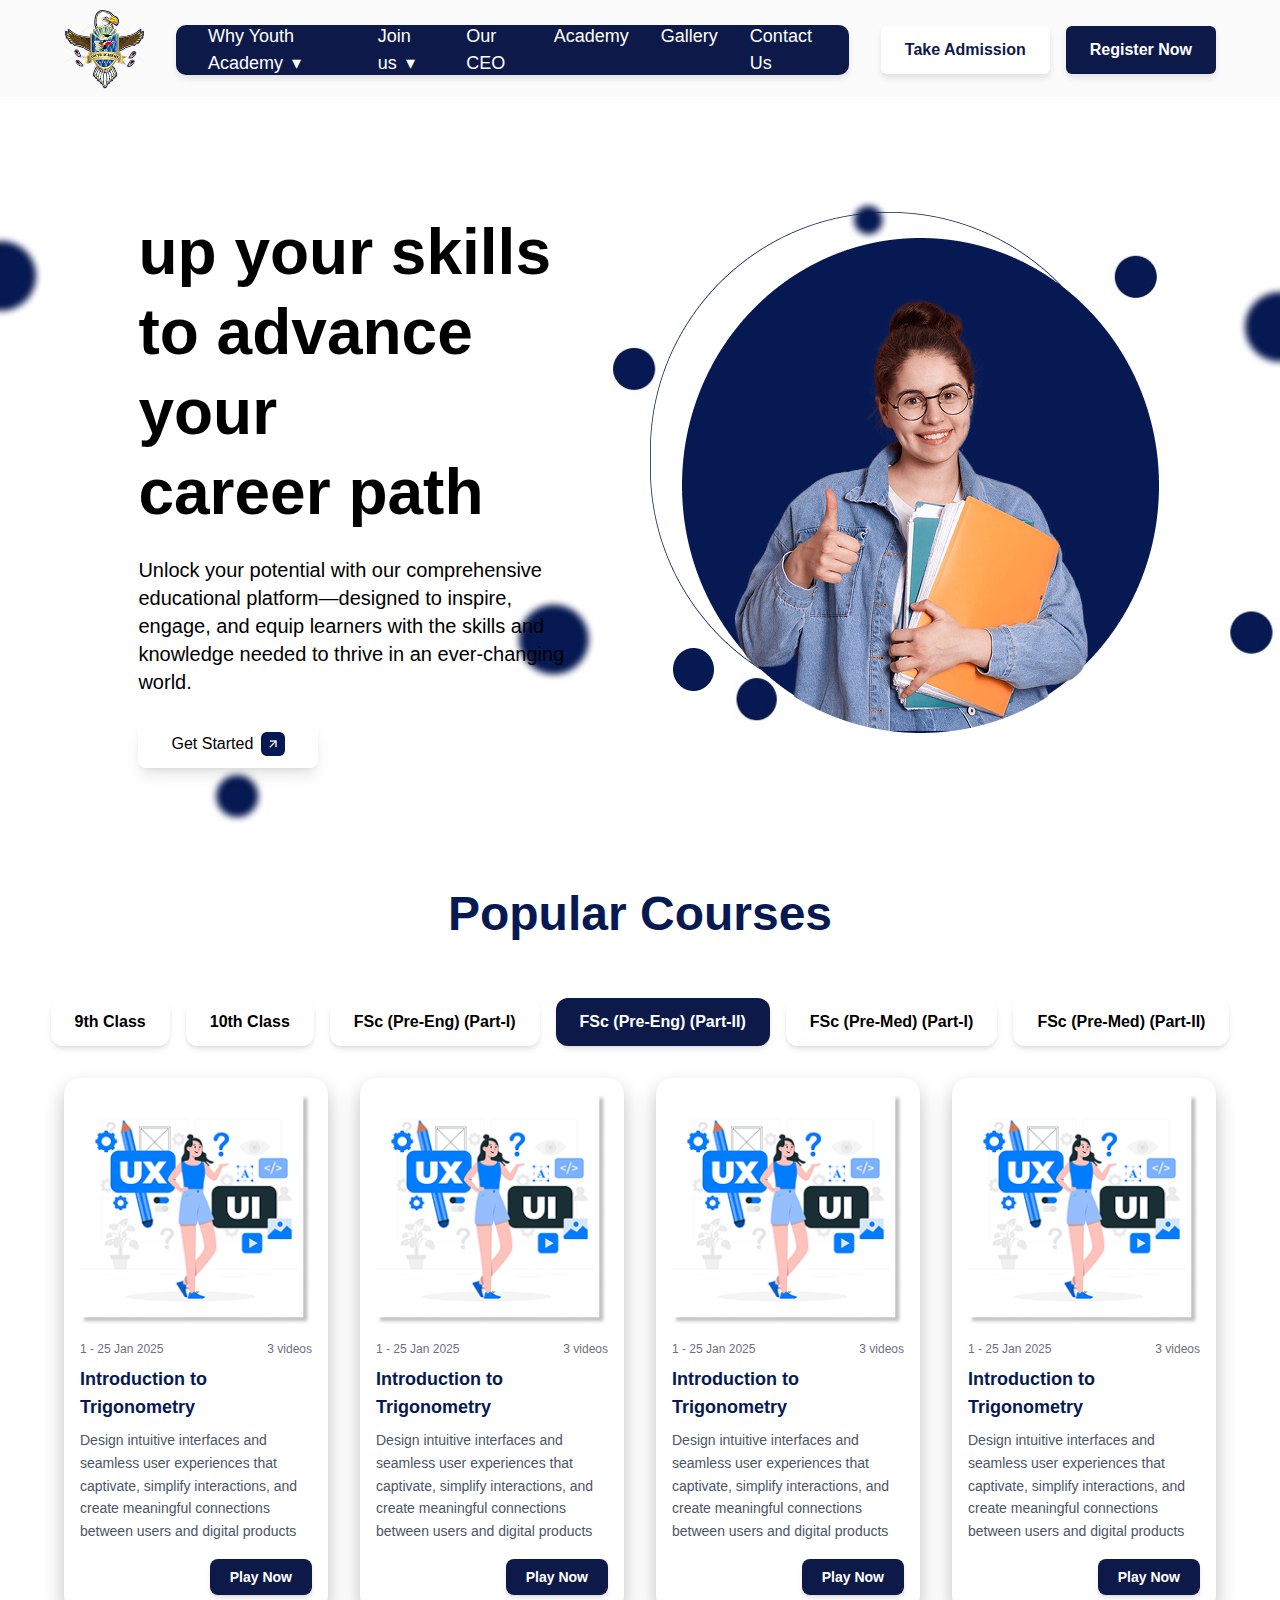
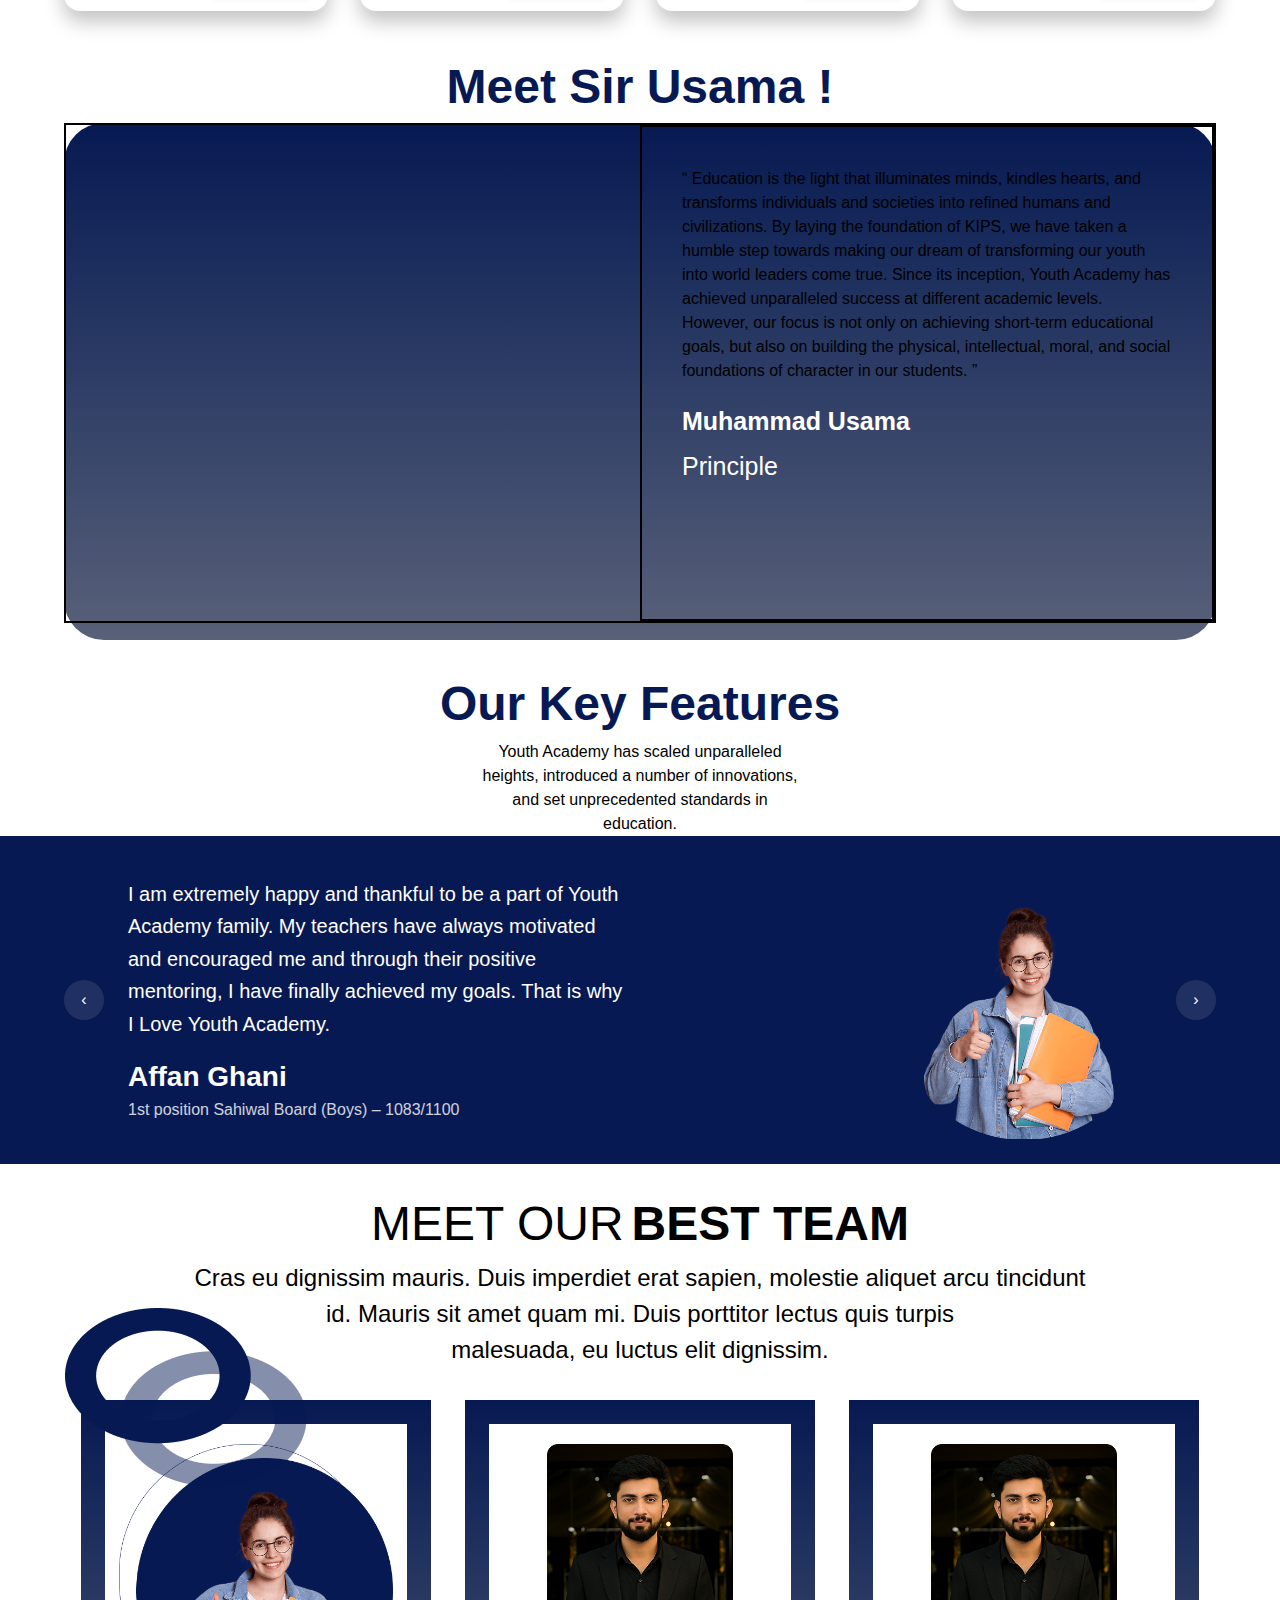
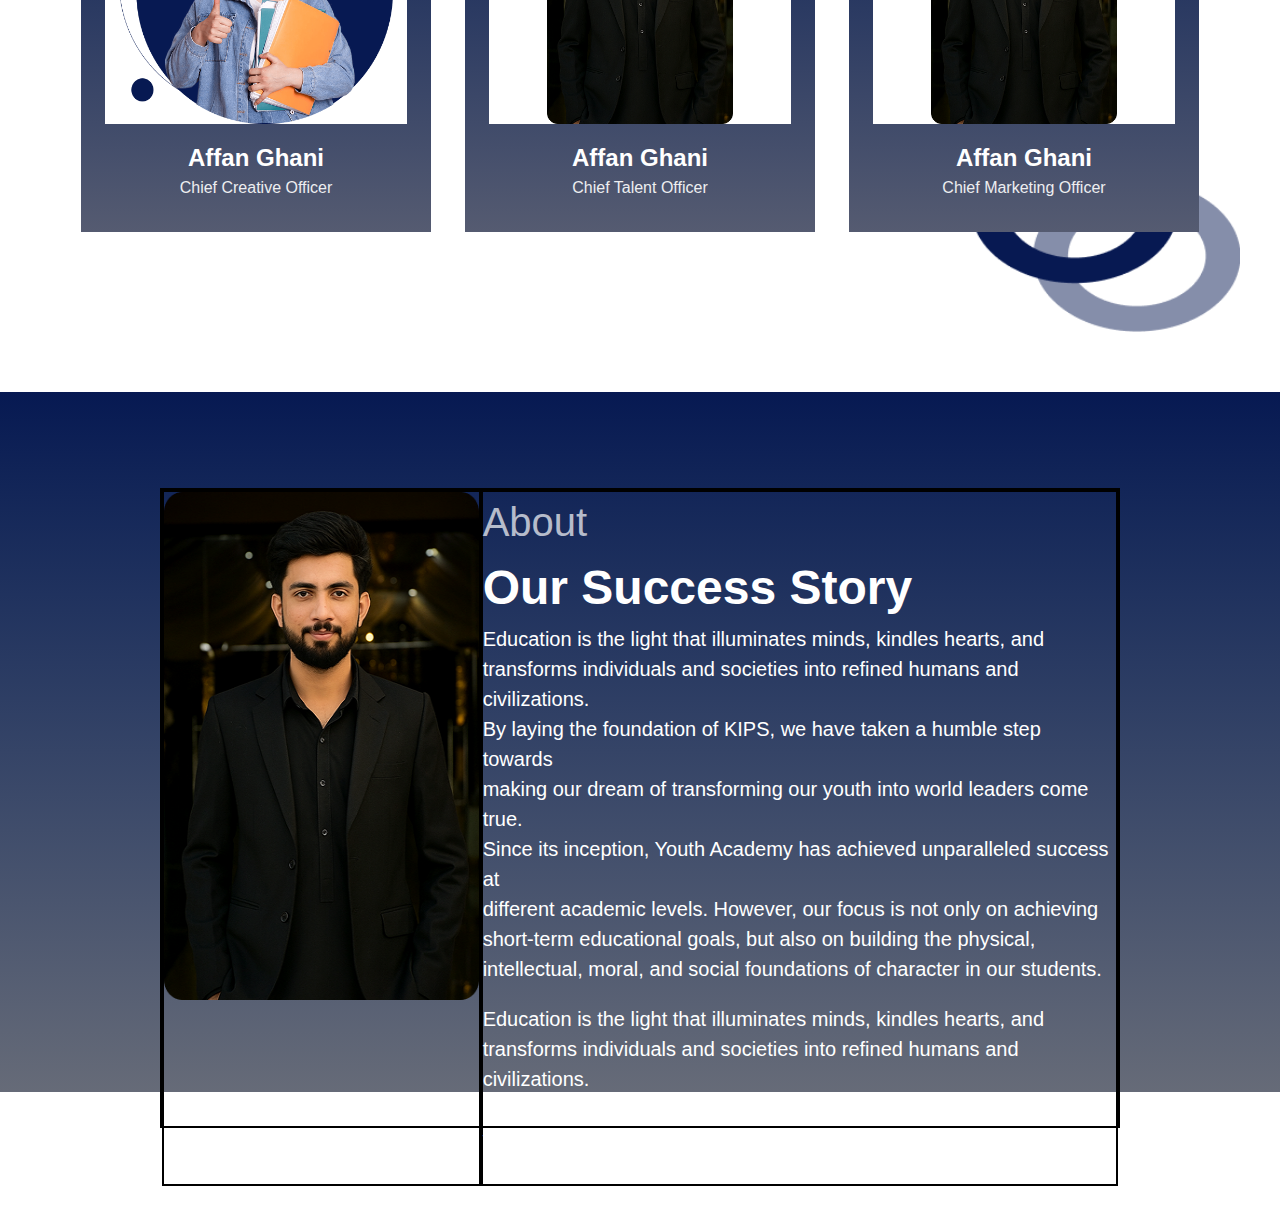
<file: src/index.html>
<!DOCTYPE html>
<html>
  <head>
    <meta charset="UTF-8" />
    <meta name="viewport" content="width=device-width, initial-scale=1.0" />
    <link href="./output.css" rel="stylesheet" />
  </head>

  <body>
    <div class="bg-[#D4D4D41A] h-[100px] flex items-center font-[Urbanist]">
      <header class="my-container flex items-center justify-between w-full">
        <!-- Logo -->

        <a href="#" class="flex-shrink-0">
          <img
            src="../public/assets/logo.png"
            alt="Youth Academy Logo"
            class="h-[80px]"
          />
        </a>

        <div
          class="flex items-center justify-center h-[50px] px-8 flex-1 mx-8"
          style="
            background-color: #0d1a49;
            border-radius: 10px;
            box-shadow: 0 4px 6px rgba(0, 0, 0, 0.1);
          "
        >
          <!-- Navigation -->
          <ul class="flex space-x-8 text-white text-[18px] font-[500]">
            <li>
              <a href="#" class="hover:text-gray-300"
                >Why Youth Academy <span class="ml-1">&#9662;</span></a
              >
            </li>
            <li>
              <a href="#" class="hover:text-gray-300"
                >Join us <span class="ml-1">&#9662;</span></a
              >
            </li>
            <li><a href="#" class="hover:text-gray-300">Our CEO</a></li>
            <li><a href="#" class="hover:text-gray-300">Academy</a></li>
            <li><a href="#" class="hover:text-gray-300">Gallery</a></li>
            <li><a href="./contact-us.html"" class="hover:text-gray-300">Contact Us</a></li>
          </ul>
        </div>

        <!-- Action Buttons -->
        <div class="flex space-x-4 flex-shrink-0">
          <a href="./login2.html">
            <button
            class="px-6 py-3 rounded-md text-[#0d1a49] font-semibold"
            style="
              background-color: white;
              box-shadow: 0 4px 6px rgba(0, 0, 0, 0.1);
              "
          >
          Take Admission
        </button>
      </a>
          <a href="./register5.html">
            <button
            class="px-6 py-3 rounded-md text-white font-semibold"
            style="
              background-color: #0d1a49;
              
              box-shadow: 0 4px 6px rgba(0, 0, 0, 0.1);
              "
          >
          Register Now
        </button>
      </a>
        </div>
      </header>
    </div>

    <!-- home-page-sections -->
    <div class="relative">
      <!-- Background Image -->
      <img
        class="h-[730px] w-full object-cover"
        src="../public/assets/dotted-image.JPG"
        alt="Background"
      />

      <!-- Overlay Grid -->

      <!-- Overlay Grid -->
      <div class="absolute inset-0 grid grid-cols-1 md:grid-cols-2 p-28">
        <!-- Left Side (Text) -->
        <div class="my-container text-black">
          <h1 class="text-[64px] font-[800] leading-tight">
            up your skills <br class="hidden md:block" />
            to advance your <br class="hidden md:block" />
            career path
          </h1>
          <p class="text-lg md:text-xl max-w-md mt-6">
            Unlock your potential with our comprehensive educational
            platform—designed to inspire, engage, and equip learners with the
            skills and knowledge needed to thrive in an ever-changing world.
          </p>
          <button
            class="mt-6 h-[48px] w-[180px] rounded-lg bg-white text-black flex items-center justify-center gap-2 shadow-lg hover:shadow-xl transition"
          >
            Get Started
            <span>
              <img
                src="../public/assets/arrow-image.png"
                alt=""
                class="h-[24px] w-[24px]"
              />
            </span>
          </button>
        </div>

        <!-- Right Side (Image) -->
        <div class="flex justify-center">
          <img
            src="../public/assets/girl-image.png"
            alt="Right Side Image"
            class="w-[300px] md:w-[509px] md:h-[521px] object-contain"
          />
        </div>
      </div>
    </div>

    <!-- popular-courses-section -->
    <div>
      <div>
        <h1 class="text-[48px] font-[600] text-center my-12 text-[#071952]">
          Popular Courses
        </h1>
        <div class="flex flex-wrap justify-center gap-4 my-8">
          <button
            class="px-6 py-3 rounded-xl bg-white text-black font-semibold shadow-md hover:bg-gray-100 transition"
          >
            9th Class
          </button>
          <button
            class="px-6 py-3 rounded-xl bg-white text-black font-semibold shadow-md hover:bg-gray-100 transition"
          >
            10th Class
          </button>
          <button
            class="px-6 py-3 rounded-xl bg-white text-black font-semibold shadow-md hover:bg-gray-100 transition"
          >
            FSc (Pre-Eng) (Part-I)
          </button>
          <button
            class="px-6 py-3 rounded-xl bg-[#0d1a49] text-white font-semibold shadow-md hover:bg-[#0d1a49]/90 transition"
          >
            FSc (Pre-Eng) (Part-II)
          </button>
          <button
            class="px-6 py-3 rounded-xl bg-white text-black font-semibold shadow-md hover:bg-gray-100 transition"
          >
            FSc (Pre-Med) (Part-I)
          </button>
          <button
            class="px-6 py-3 rounded-xl bg-white text-black font-semibold shadow-md hover:bg-gray-100 transition"
          >
            FSc (Pre-Med) (Part-II)
          </button>
        </div>
      </div>

      <!-- grid-section -->
      <div class="my-container">
        <div class="grid grid-cols-1 sm:grid-cols-2 lg:grid-cols-4 gap-8">
          <!-- card 1 -->
          <div
            class="bg-white rounded-2xl p-4 transition"
            style="box-shadow: 0 10px 20px 0 #00000040"
          >
            <img
              src="../public/assets/popular-image.png"
              alt="Course cover"
              class="w-full h-[231px] object-contain"
            />

            <div
              class="mt-4 text-xs text-gray-500 flex items-center justify-between"
            >
              <span>1 - 25 Jan 2025</span>
              <span>3 videos</span>
            </div>
            <h3 class="mt-2 text-[#071952] text-lg font-semibold">
              Introduction to Trigonometry
            </h3>
            <p class="mt-2 text-sm text-gray-600 leading-relaxed">
              Design intuitive interfaces and seamless user experiences that
              captivate, simplify interactions, and create meaningful
              connections between users and digital products
            </p>
            <div class="mt-4 flex justify-end">
              <button
                class="px-5 py-2 rounded-lg text-white text-sm font-semibold bg-[#0d1a49] hover:bg-[#0d1a49]/90 shadow-md"
              >
                Play Now
              </button>
            </div>
          </div>
          <!-- card 2 -->
          <div
            class="bg-white rounded-2xl p-4 transition"
            style="box-shadow: 0 10px 20px 0 #00000040"
          >
            <img
              src="../public/assets/popular-image.png"
              alt="Course cover"
              class="w-full h-[231px] object-contain"
            />

            <div
              class="mt-4 text-xs text-gray-500 flex items-center justify-between"
            >
              <span>1 - 25 Jan 2025</span>
              <span>3 videos</span>
            </div>
            <h3 class="mt-2 text-[#071952] text-lg font-semibold">
              Introduction to Trigonometry
            </h3>
            <p class="mt-2 text-sm text-gray-600 leading-relaxed">
              Design intuitive interfaces and seamless user experiences that
              captivate, simplify interactions, and create meaningful
              connections between users and digital products
            </p>
            <div class="mt-4 flex justify-end">
              <button
                class="px-5 py-2 rounded-lg text-white text-sm font-semibold bg-[#0d1a49] hover:bg-[#0d1a49]/90 shadow-md"
              >
                Play Now
              </button>
            </div>
          </div>
          <!-- card 3 -->
          <div
            class="bg-white rounded-2xl p-4 transition"
            style="box-shadow: 0 10px 20px 0 #00000040"
          >
            <img
              src="../public/assets/popular-image.png"
              alt="Course cover"
              class="w-full h-[231px] object-contain"
            />

            <div
              class="mt-4 text-xs text-gray-500 flex items-center justify-between"
            >
              <span>1 - 25 Jan 2025</span>
              <span>3 videos</span>
            </div>
            <h3 class="mt-2 text-[#071952] text-lg font-semibold">
              Introduction to Trigonometry
            </h3>
            <p class="mt-2 text-sm text-gray-600 leading-relaxed">
              Design intuitive interfaces and seamless user experiences that
              captivate, simplify interactions, and create meaningful
              connections between users and digital products
            </p>
            <div class="mt-4 flex justify-end">
              <button
                class="px-5 py-2 rounded-lg text-white text-sm font-semibold bg-[#0d1a49] hover:bg-[#0d1a49]/90 shadow-md"
              >
                Play Now
              </button>
            </div>
          </div>
          <!-- card 4 -->
          <div
            class="bg-white rounded-2xl p-4 transition"
            style="box-shadow: 0 10px 20px 0 #00000040"
          >
            <img
              src="../public/assets/popular-image.png"
              alt="Course cover"
              class="w-full h-[231px] object-contain"
            />

            <div
              class="mt-4 text-xs text-gray-500 flex items-center justify-between"
            >
              <span>1 - 25 Jan 2025</span>
              <span>3 videos</span>
            </div>
            <h3 class="mt-2 text-[#071952] text-lg font-semibold">
              Introduction to Trigonometry
            </h3>
            <p class="mt-2 text-sm text-gray-600 leading-relaxed">
              Design intuitive interfaces and seamless user experiences that
              captivate, simplify interactions, and create meaningful
              connections between users and digital products
            </p>
            <div class="mt-4 flex justify-end">
              <button
                class="px-5 py-2 rounded-lg text-white text-sm font-semibold bg-[#0d1a49] hover:bg-[#0d1a49]/90 shadow-md"
              >
                Play Now
              </button>
            </div>
          </div>
        </div>
      </div>
    </div>

    <!-- meet-section -->
    <div class="my-container">
      <div class="">
        <h1
          class="text-[48px] font-[700] text-[#071952] items-center text-center mt-10"
        >
          Meet Sir Usama !
        </h1>
        <!-- box-section -->
        <div class="flex justify-center items-center">
          <div
            class="h-[517px] w-[1160px] bg-gradient-to-b rounded-[40px] from-[#071952] to-[#596078]"
          >
            <div class="grid grid-cols-2 border-2 border-black h-[500px]">
              <div></div>
              <div class="border-2 border-black">
                <div class="p-10">
                  <p>
                    “ Education is the light that illuminates minds, kindles
                    hearts, and transforms individuals and societies into
                    refined humans and civilizations. By laying the foundation
                    of KIPS, we have taken a humble step towards making our
                    dream of transforming our youth into world leaders come
                    true. Since its inception, Youth Academy has achieved
                    unparalleled success at different academic levels. However,
                    our focus is not only on achieving short-term educational
                    goals, but also on building the physical, intellectual,
                    moral, and social foundations of character in our students.
                    ”
                  </p>
                  <h3 class="text-white font-[700] text-[25px] mt-5">
                    Muhammad Usama
                  </h3>
                  <h3 class="text-white font-[500] text-[25px] mt-2">
                    Principle
                  </h3>
                </div>
              </div>
            </div>
          </div>
        </div>
      </div>
    </div>

    <!-- key-features -->
    <div>
      <div class="items-center text-center mt-7">
        <h2 class="text-[48px] font-[700] text-[#071952]">Our Key Features</h2>
        <p>
          Youth Academy has scaled unparalleled <br class="hidden md:block" />
          heights, introduced a number of innovations,
          <br class="hidden md:block" />
          and set unprecedented standards in <br class="hidden md:block" />
          education.
        </p>
      </div>
    </div>

    <!-- scroller -->
    <div>
      <div class="w-full bg-[#071952] py-6">
        <div class="my-container relative">
          <!-- Prev -->
          <button
            id="ts-prev"
            aria-label="Previous"
            class="hidden md:flex absolute left-0 top-1/2 -translate-y-1/2 h-10 w-10 items-center justify-center rounded-full bg-white/10 text-white hover:bg-white/20"
          >
            &#8249;
          </button>
          <!-- Next -->
          <button
            id="ts-next"
            aria-label="Next"
            class="hidden md:flex absolute right-0 top-1/2 -translate-y-1/2 h-10 w-10 items-center justify-center rounded-full bg-white/10 text-white hover:bg-white/20"
          >
            &#8250;
          </button>

          <!-- Slider -->
          <div class="overflow-hidden">
            <div
              id="ts-track"
              class="flex transition-transform duration-500 ease-out"
            >
              <!-- Slide 1 -->
              <section
                class="min-w-full grid grid-cols-1 md:grid-cols-2 items-center gap-6 text-white px-8 md:px-16"
              >
                <div>
                  <p class="text-[18px] md:text-[20px] leading-relaxed">
                    I am extremely happy and thankful to be a part of Youth
                    Academy family. My teachers have always motivated and
                    encouraged me and through their positive mentoring, I have
                    finally achieved my goals. That is why I Love Youth Academy.
                  </p>
                  <h3 class="mt-4 text-[26px] md:text-[28px] font-[700]">
                    Affan Ghani
                  </h3>
                  <p class="opacity-80 md:text-[16px] text-[14px]">
                    1st position Sahiwal Board (Boys) – 1083/1100
                  </p>
                </div>
                <div class="flex md:justify-end justify-center">
                  <img
                    src="../public/assets/girl-image.png"
                    alt="student"
                    class="h-[220px] md:h-[280px] object-contain"
                  />
                </div>
              </section>

              <!-- Slide 2 -->
              <section
                class="min-w-full grid grid-cols-1 md:grid-cols-2 items-center gap-6 text-white px-8 md:px-16"
              >
                <div>
                  <p class="text-[18px] md:text-[20px] leading-relaxed">
                    Youth Academy provides an environment where learning becomes
                    exciting and purposeful. The guidance I received helped me
                    build confidence and aim higher every day.
                  </p>
                  <h3 class="mt-4 text-[26px] md:text-[28px] font-[700]">
                    Muhammad Umar
                  </h3>
                  <p class="opacity-80 md:text-[16px] text-[14px]">
                    Frontend Developer
                  </p>
                </div>
                <div class="flex md:justify-end justify-center">
                  <img
                    src="../public/assets/girl-image.png"
                    alt="student"
                    class="h-[220px] md:h-[280px] object-contain"
                  />
                </div>
              </section>
            </div>
          </div>
        </div>
      </div>
    </div>

    <!-- best-team -->
    <div class="relative">
      <!-- bg-image -->
       <div class="absolute top-[120px] left-[65px] z-0">
        <img src="../public/assets/ring-image-1.png" alt="">
       </div>
       <div class="absolute bottom-[-100px] right-[40px] z-0">
        <img
        class="h-[200px]"
        src="../public/assets/ring-image-2.png" alt="">
       </div>
      <div class="my-container ">
        <div class=" flex items-center justify-center mt-6 gap-2">
          <h2 class="text-[48px] font-[400] ">MEET OUR</h2>
          <span class="text-[48px] font-[700]">BEST TEAM</span>
        </div>
        <p class="text-center text-[24px] font-[400]">
          Cras eu dignissim mauris. Duis imperdiet erat sapien, molestie aliquet arcu tincidunt <br class="hidden md:block"> id. Mauris sit amet quam mi. Duis porttitor lectus quis turpis <br class="hidden md:block"> malesuada, eu luctus elit dignissim.
        </p>
        <!-- grid-section -->
         <div>
          <div class="grid grid-cols-1 md:grid-cols-3 justify-items-center mt-8">
            <!-- team card 1 -->
            <div class="w-[350px]">
              <div class="bg-gradient-to-b from-[#071952] to-[#555B71]  p-6">
                <div class="bg-white h-[300px] flex items-end justify-center">
                  <img src="../public/assets/girl-image.png" alt="team member" class="h-[280px] object-contain" />
                </div>
                <div class="text-center text-white pt-4 pb-2">
                  <h3 class="text-[22px] md:text-[24px] font-[700]">Affan Ghani</h3>
                  <p class="text-[14px] md:text-[16px] opacity-90">Chief Creative Officer</p>
                </div>
              </div>
            </div>

            <!-- team card 2 -->
            <div class="w-[350px]">
              <div class="bg-gradient-to-b from-[#071952] to-[#555B71]  p-6">
                <div class="bg-white h-[300px] flex items-end justify-center">
                  <img src="../public/assets/person-image.png" alt="team member" class="h-[280px] object-contain" />
                </div>
                <div class="text-center text-white pt-4 pb-2">
                  <h3 class="text-[22px] md:text-[24px] font-[700]">Affan Ghani</h3>
                  <p class="text-[14px] md:text-[16px] opacity-90">Chief Talent Officer</p>
                </div>
              </div>
            </div>

            <!-- team card 3 -->
            <div class="w-[350px] relative z-10">
              <div class="bg-gradient-to-b from-[#071952] to-[#555B71]  p-6">
                <div class="bg-white h-[300px] flex items-end justify-center">
                  <img src="../public/assets/person-image.png" alt="team member" class="h-[280px] object-contain" />
                </div>
                <div class="text-center text-white pt-4 pb-2">
                  <h3 class="text-[22px] md:text-[24px] font-[700]">Affan Ghani</h3>
                  <p class="text-[14px] md:text-[16px] opacity-90">Chief Marketing Officer</p>
                </div>
              </div>
            </div>
          </div>
         </div>
      </div>
    </div>

    <!-- about-section -->
     <div>
      <div class="bg-gradient-to-b from-[#071952] to-[#666B78] w-full h-[700px] mt-40">
        <div class="my-container p-24">
        <div class="grid grid-cols-12 border-2 border-black h-[640px]">
          <!-- left-grid -->
            <div class=" col-span-4 border-2 border-black">
              <img
              class="h-[508px] w-[338px]"
              src="../public/assets/person-image.png" alt="">
            </div>
            <!-- right-grid -->
            <div class="col-span-8 border-2 border-black">
              <h2 class="text-[#FFFFFFB2] text-[40px]">
                About
              </h2>
              <h3 class="text-[48px] font-[600] text-white">
                Our Success Story
              </h3>
              <p class="text-white text-[20px]">
                Education is the light that illuminates minds, kindles hearts, and <br class="hidden md:block"> transforms individuals and societies into refined humans and civilizations. <br class="hidden md:block">  By laying the foundation of KIPS, we have taken a humble step towards <br class="hidden md:block"> making our dream of transforming our youth into world leaders come true. <br class="hidden md:block"> Since its inception, Youth Academy has achieved unparalleled success at <br class="hidden md:block"> different academic levels. However, our focus is not only on achieving <br class="hidden md:block"> short-term educational goals, but also on building the physical, <br class="hidden md:block"> intellectual, moral, and social foundations of character in our students. 
              </p>

              <p class="mt-5 text-white text-[20px]">
                Education is the light that illuminates minds, kindles hearts, and <br class="hidden md:block"> transforms individuals and societies into refined humans and civilizations. <br class="hidden md:block"> By laying the foundation of KIPS, we have taken a humble step towards<br class="hidden md:block">making our dream of transforming our yoth.
              </p>
            </div>
          </div>
        </div>
      </div>
     </div>
  </body>
  <script>
    (function () {
      const track = document.getElementById("ts-track");
      const prev = document.getElementById("ts-prev");
      const next = document.getElementById("ts-next");
      if (!track || !prev || !next) return;

      const total = track.children.length; // total slides
      let index = 0;
      let intervalId;

      function render() {
        track.style.transform = `translateX(-${index * 100}%)`;
      }

      function showPrev() {
        index = (index - 1 + total) % total;
        render();
        resetAutoScroll();
      }

      function showNext() {
        index = (index + 1) % total;
        render();
        resetAutoScroll();
      }

      // Auto-scroll every 5 seconds
      function startAutoScroll() {
        intervalId = setInterval(() => {
          index = (index + 1) % total;
          render();
        }, 3000);
      }

      function resetAutoScroll() {
        clearInterval(intervalId);
        startAutoScroll();
      }

      // Button events
      prev.addEventListener("click", showPrev);
      next.addEventListener("click", showNext);

      // Init
      render();
      startAutoScroll();
    })();
  </script>
</html>
</file>
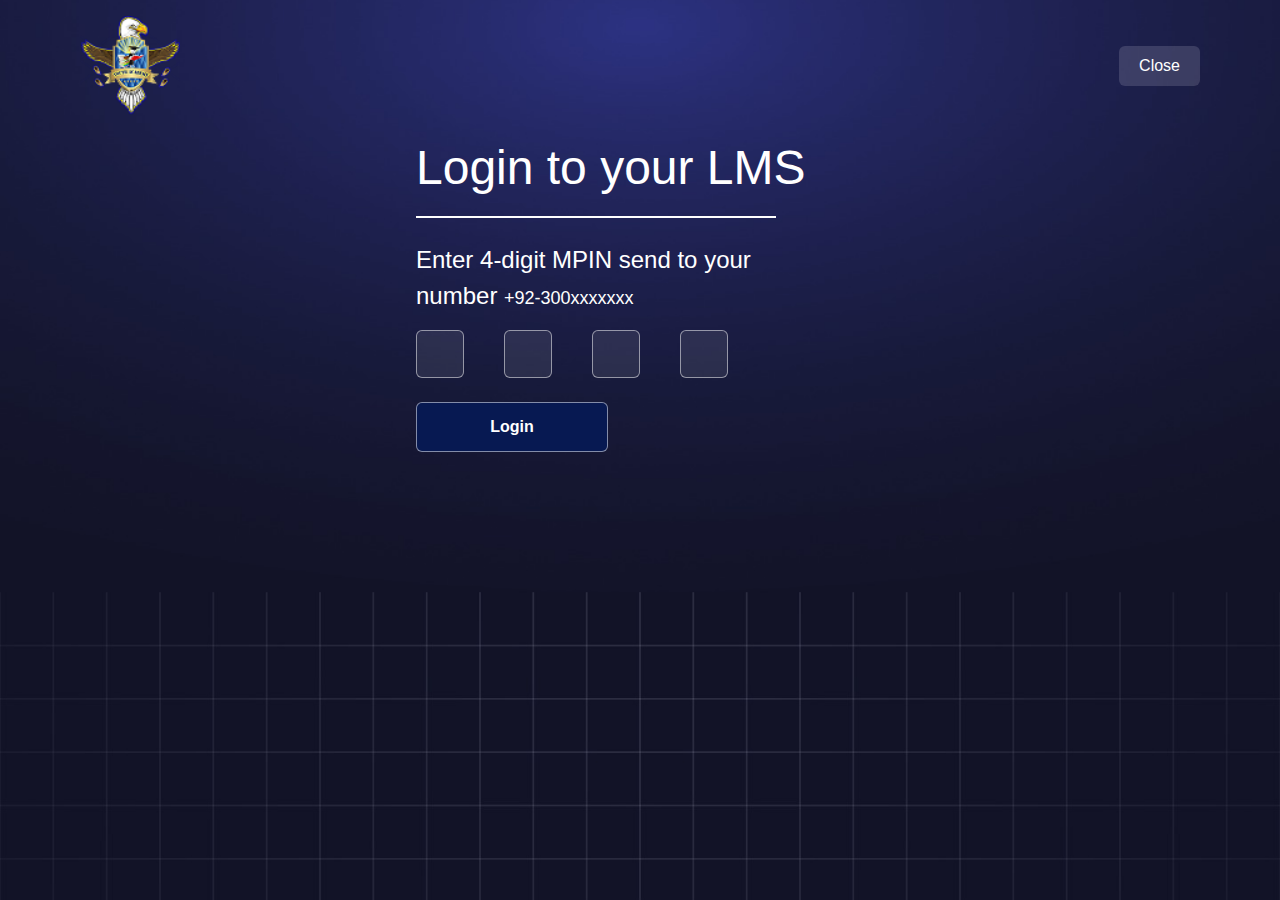
<file: src/login2.html>
<!DOCTYPE html>
<html lang="en">

<head>
    <meta charset="UTF-8">
    <meta name="viewport" content="width=device-width, initial-scale=1.0">
    <link href="./output.css" rel="stylesheet">
    <title>Registration</title>
</head>

<body>
    <div class="relative min-h-screen w-full">
        <!-- Background Image -->
        <img class="absolute inset-0 w-full h-full object-cover" src="../public/assets/bg-image.JPG" alt="Background" />

        <!-- Content -->
        <div class="my-container relative z-10">
            <header class="flex justify-between items-center p-4">
                <img class="h-[100px] w-[100px]" src="../public/assets/logo.png" alt="Logo" />
                <button class="px-5 py-2 bg-[#F5F2FC26] text-white rounded-md">
                    Close
                </button>
            </header>

            <!-- Center Content -->
            <div class="max-w-md mx-auto">
                <!-- Title -->
                <h1 class="text-[48px] font-[400] text-white">Login to your LMS</h1>
                <div class="h-[2px] w-[360px] bg-[#FFFFFF] mt-3"></div>

                <!-- Subtitle -->
                <h2 class="text-white text-[24px] mt-6">Enter 4-digit MPIN send to your </h2>
                <h2 class="text-white text-[24px]">number
                    <span class="text-white text-[18px]">+92-300xxxxxxx</span>
                </h2>

                <!-- Input fields for OTP -->
                <!-- Input fields for OTP -->
                <div class="flex justify-left gap-x-10 mt-4 w-[360px]">
                    <input type="text" maxlength="1"
                        class="w-12 h-12 text-center bg-[#D9D9D91A] border border-[#FFFFFF80] rounded-md text-white text-xl focus:outline-none" />
                    <input type="text" maxlength="1"
                        class="w-12 h-12 text-center bg-[#D9D9D91A] border border-[#FFFFFF80] rounded-md text-white text-xl focus:outline-none" />
                    <input type="text" maxlength="1"
                        class="w-12 h-12 text-center bg-[#D9D9D91A] border border-[#FFFFFF80] rounded-md text-white text-xl focus:outline-none" />
                    <input type="text" maxlength="1"
                        class="w-12 h-12 text-center bg-[#D9D9D91A] border border-[#FFFFFF80] rounded-md text-white text-xl focus:outline-none" />
                </div>


                <!-- Button -->
                <button
                    class="w-48 py-3 mt-6 rounded-md border border-[#FFFFFF80] text-white font-semibold bg-[#071952]">
                    Login
                </button>
            </div>
        </div>


    </div>


</body>

</html>
</file>
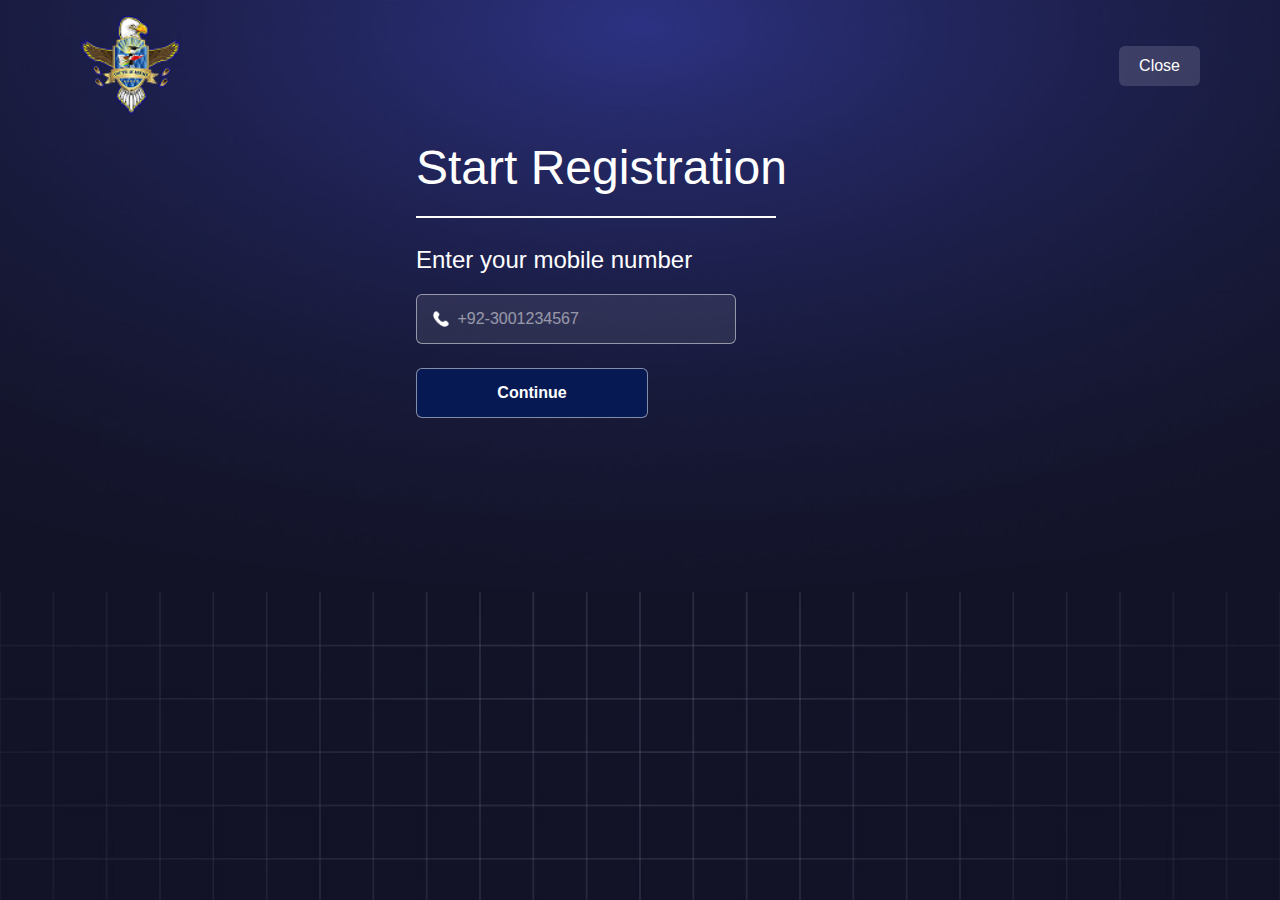
<file: src/register.html>
<!DOCTYPE html>
<html lang="en">

<head>
    <meta charset="UTF-8">
    <meta name="viewport" content="width=device-width, initial-scale=1.0">
    <link href="./output.css" rel="stylesheet">
    <title>Registration</title>
</head>

<body>
    <div class="relative min-h-screen w-full">
        <!-- Background Image -->
        <img class="absolute inset-0 w-full h-full object-cover" src="../public/assets/bg-image.JPG" alt="Background" />

        <!-- Content -->
        <div class="my-container relative z-10">
            <header class="flex justify-between items-center p-4">
                <img class="h-[100px] w-[100px]" src="../public/assets/logo.png" alt="Logo" />
                <button class="px-5 py-2 bg-[#F5F2FC26] text-white rounded-md">
                    Close
                </button>
            </header>

            <!-- Center Content -->
            <div class="max-w-md mx-auto">
                <!-- Title -->
                <h1 class="text-[48px] font-[400] text-white">Start Registration</h1>
                <div class="h-[2px] w-[360px] bg-[#FFFFFF] mt-3"></div>

                <!-- Subtitle -->
                <h2 class="text-white text-[24px] mt-6">Enter your mobile number</h2>

                <!-- Input field -->
                <div
                    class="relative flex items-center bg-[#D9D9D91A] border border-[#FFFFFF80] rounded-md px-4 py-3 mt-4 w-80">
                    <span class="mr-2 text-gray-300"><img src="../public/assets/call-image.png" alt=""></span>
                    <input type="tel" placeholder="+92-3001234567"
                        class="w-full focus:outline-none bg-transparent text-white rounded-md" />
                </div>

                <!-- Button -->
                <button
                    class="w-58 py-3 mt-6 rounded-md border border-[#FFFFFF80] text-white font-semibold bg-[#071952]">
                    Continue
                </button>
            </div>
        </div>


    </div>


</body>

</html>
</file>
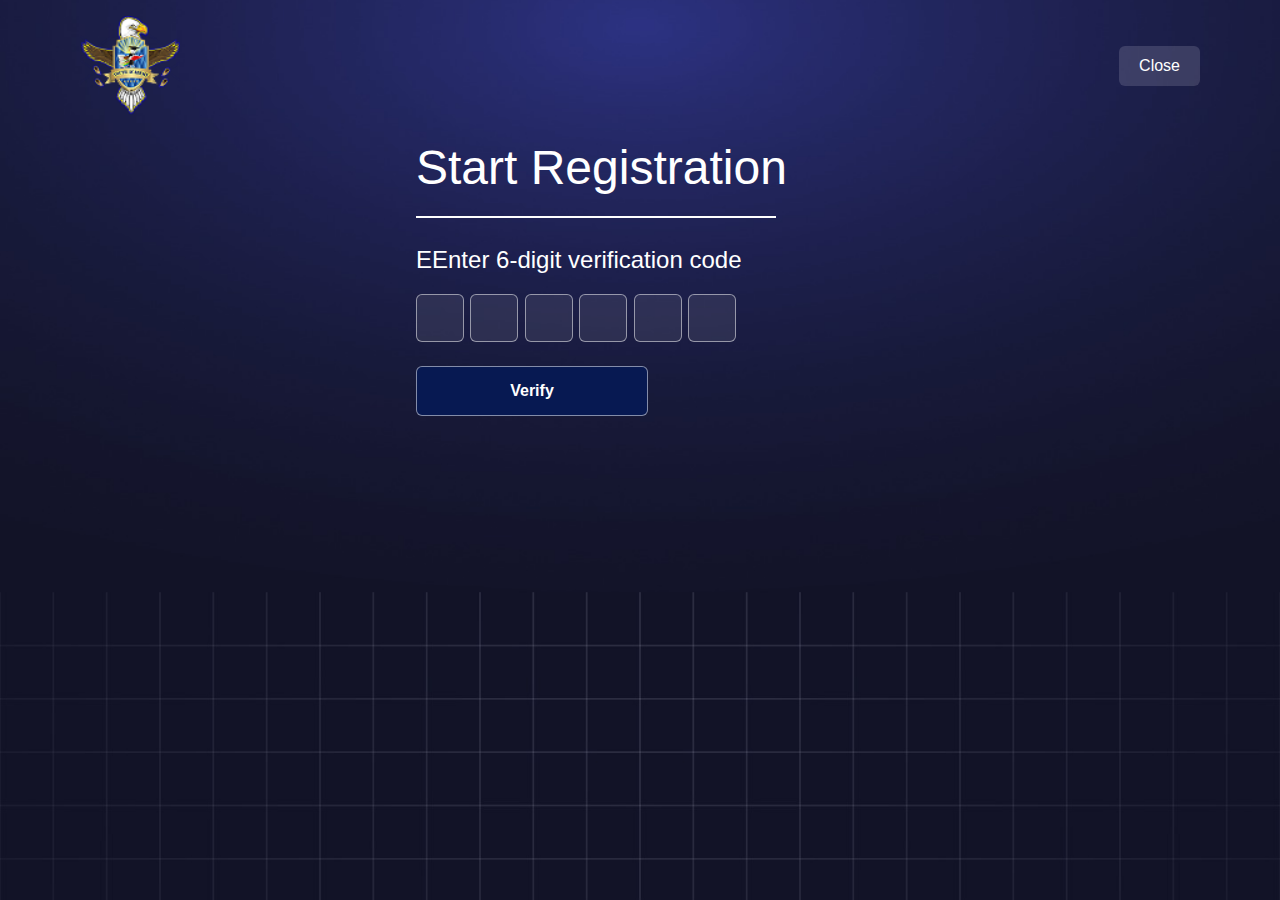
<file: src/register2.html>
<!DOCTYPE html>
<html lang="en">

<head>
    <meta charset="UTF-8">
    <meta name="viewport" content="width=device-width, initial-scale=1.0">
    <link href="./output.css" rel="stylesheet">
    <title>Registration</title>
</head>

<body>
    <div class="relative min-h-screen w-full">
        <!-- Background Image -->
        <img class="absolute inset-0 w-full h-full object-cover" src="../public/assets/bg-image.JPG" alt="Background" />

        <!-- Content -->
        <div class="my-container relative z-10">
            <header class="flex justify-between items-center p-4">
                <img class="h-[100px] w-[100px]" src="../public/assets/logo.png" alt="Logo" />
                <button class="px-5 py-2 bg-[#F5F2FC26] text-white rounded-md">
                    Close
                </button>
            </header>

            <!-- Center Content -->
            <div class="max-w-md mx-auto">
                <!-- Title -->
                <h1 class="text-[48px] font-[400] text-white">Start Registration</h1>
                <div class="h-[2px] w-[360px] bg-[#FFFFFF] mt-3"></div>

                <!-- Subtitle -->
                <h2 class="text-white text-[24px] mt-6">EEnter 6-digit verification code</h2>

                <!-- Input fields for OTP -->
                <div class="flex justify-between mt-4 w-80">
                    <input type="text" maxlength="1" class="w-12 h-12 text-center bg-[#D9D9D91A] border border-[#FFFFFF80] rounded-md text-white text-xl focus:outline-none" />
                    <input type="text" maxlength="1" class="w-12 h-12 text-center bg-[#D9D9D91A] border border-[#FFFFFF80] rounded-md text-white text-xl focus:outline-none" />
                    <input type="text" maxlength="1" class="w-12 h-12 text-center bg-[#D9D9D91A] border border-[#FFFFFF80] rounded-md text-white text-xl focus:outline-none" />
                    <input type="text" maxlength="1" class="w-12 h-12 text-center bg-[#D9D9D91A] border border-[#FFFFFF80] rounded-md text-white text-xl focus:outline-none" />
                    <input type="text" maxlength="1" class="w-12 h-12 text-center bg-[#D9D9D91A] border border-[#FFFFFF80] rounded-md text-white text-xl focus:outline-none" />
                    <input type="text" maxlength="1" class="w-12 h-12 text-center bg-[#D9D9D91A] border border-[#FFFFFF80] rounded-md text-white text-xl focus:outline-none" />
                </div>

                <!-- Button -->
                <button
                    class="w-58 py-3 mt-6 rounded-md border border-[#FFFFFF80] text-white font-semibold bg-[#071952]">
                    Verify
                </button>
            </div>
        </div>


    </div>


</body>

</html>
</file>
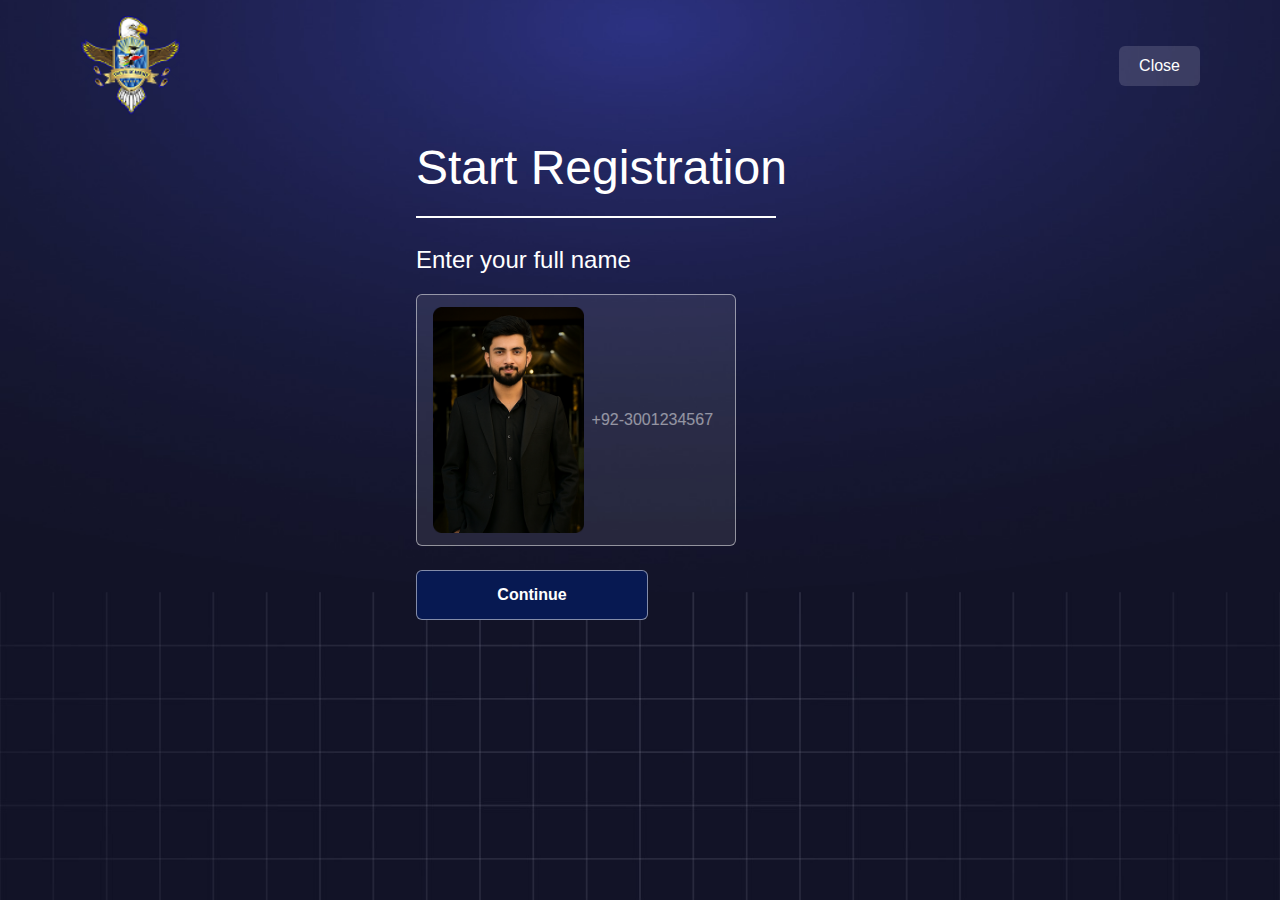
<file: src/register3.html>
<!DOCTYPE html>
<html lang="en">

<head>
    <meta charset="UTF-8">
    <meta name="viewport" content="width=device-width, initial-scale=1.0">
    <link href="./output.css" rel="stylesheet">
    <title>Registration</title>
</head>

<body>
    <div class="relative min-h-screen w-full">
        <!-- Background Image -->
        <img class="absolute inset-0 w-full h-full object-cover" src="../public/assets/bg-image.JPG" alt="Background" />

        <!-- Content -->
        <div class="my-container relative z-10">
            <header class="flex justify-between items-center p-4">
                <img class="h-[100px] w-[100px]" src="../public/assets/logo.png" alt="Logo" />
                <button class="px-5 py-2 bg-[#F5F2FC26] text-white rounded-md">
                    Close
                </button>
            </header>

            <!-- Center Content -->
            <div class="max-w-md mx-auto">
                <!-- Title -->
                <h1 class="text-[48px] font-[400] text-white">Start Registration</h1>
                <div class="h-[2px] w-[360px] bg-[#FFFFFF] mt-3"></div>

                <!-- Subtitle -->
                <h2 class="text-white text-[24px] mt-6">Enter your full name</h2>

                <!-- Input field -->
                <div
                    class="relative flex items-center bg-[#D9D9D91A] border border-[#FFFFFF80] rounded-md px-4 py-3 mt-4 w-80">
                    <span class="mr-2 text-gray-300"><img src="../public/assets/person-image.png" alt=""></span>
                    <input type="tel" placeholder="+92-3001234567"
                        class="w-full focus:outline-none bg-transparent text-white rounded-md" />
                </div>

                <!-- Button -->
                <button
                    class="w-58 py-3 mt-6 rounded-md border border-[#FFFFFF80] text-white font-semibold bg-[#071952]">
                    Continue
                </button>
            </div>
        </div>


    </div>


</body>

</html>
</file>
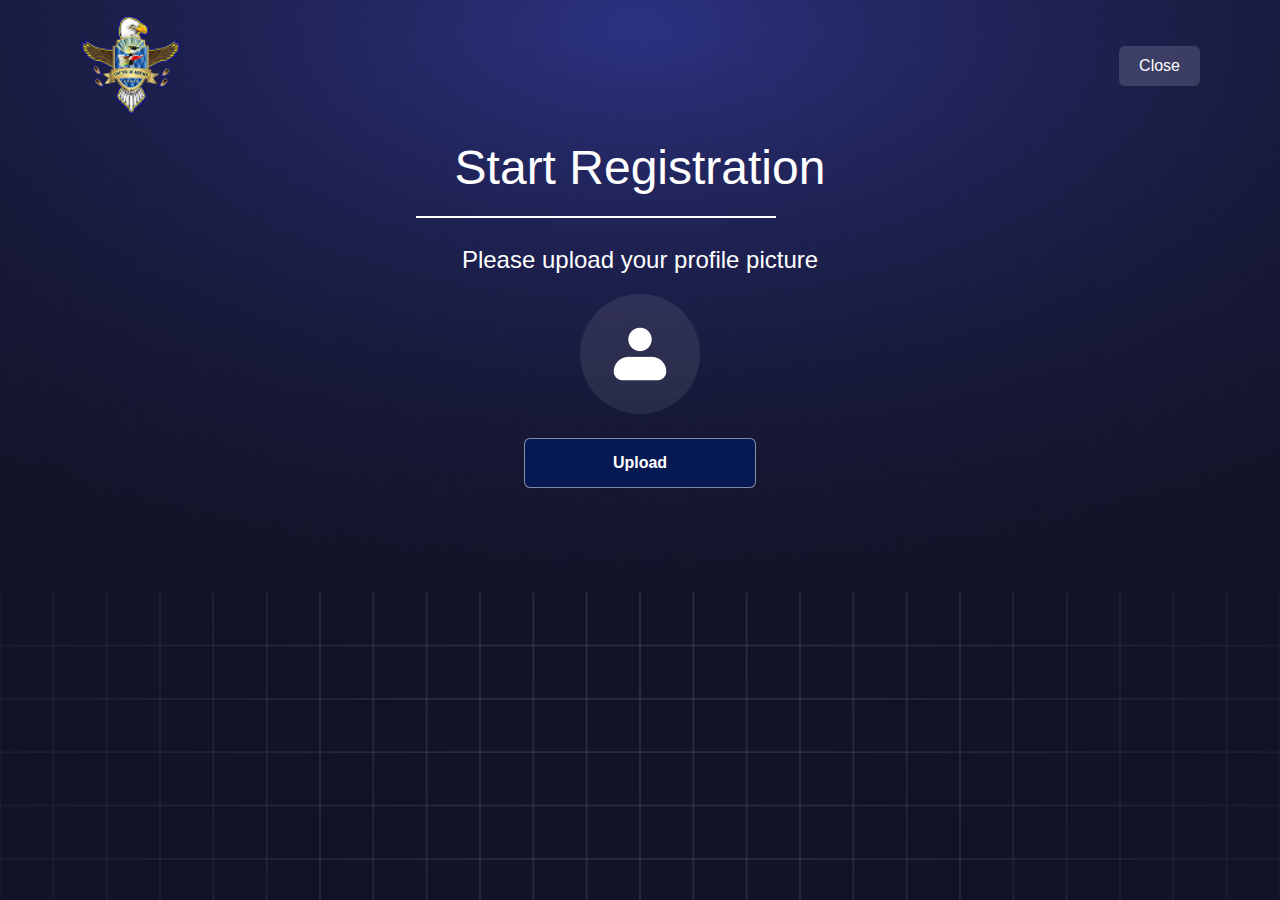
<file: src/register4.html>
<!DOCTYPE html>
<html lang="en">

<head>
    <meta charset="UTF-8">
    <meta name="viewport" content="width=device-width, initial-scale=1.0">
    <link href="./output.css" rel="stylesheet">
    <title>Registration</title>
</head>

<body>
    <div class="relative min-h-screen w-full">
        <!-- Background Image -->
        <img class="absolute inset-0 w-full h-full object-cover" src="../public/assets/bg-image.JPG" alt="Background" />

        <!-- Content -->
        <div class="my-container relative z-10">
            <header class="flex justify-between items-center p-4">
                <img class="h-[100px] w-[100px]" src="../public/assets/logo.png" alt="Logo" />
                <button class="px-5 py-2 bg-[#F5F2FC26] text-white rounded-md">
                    Close
                </button>
            </header>

            <!-- Center Content -->
            <div class="max-w-md mx-auto text-center">
                <!-- Title -->
                <h1 class="text-[48px] font-[400] text-white">Start Registration</h1>
                <div class="h-[2px] w-[360px] bg-[#FFFFFF] mt-3 "></div>

                <!-- Subtitle -->
                <h2 class="text-white text-[24px] mt-6">Please upload your profile picture</h2>

                <!-- Input field -->
                <div class="mt-4 flex justify-center">
                    <span class="h-[120px] w-[120px]"><img src="../public/assets/icon.png" alt=""></span>
                    
                </div>

                <!-- Button -->
                <button
                    class="w-58 py-3 mt-6 rounded-md border border-[#FFFFFF80] text-white font-semibold bg-[#071952] block mx-auto">
                    Upload
                </button>
            </div>
        </div>


    </div>


</body>

</html>
</file>
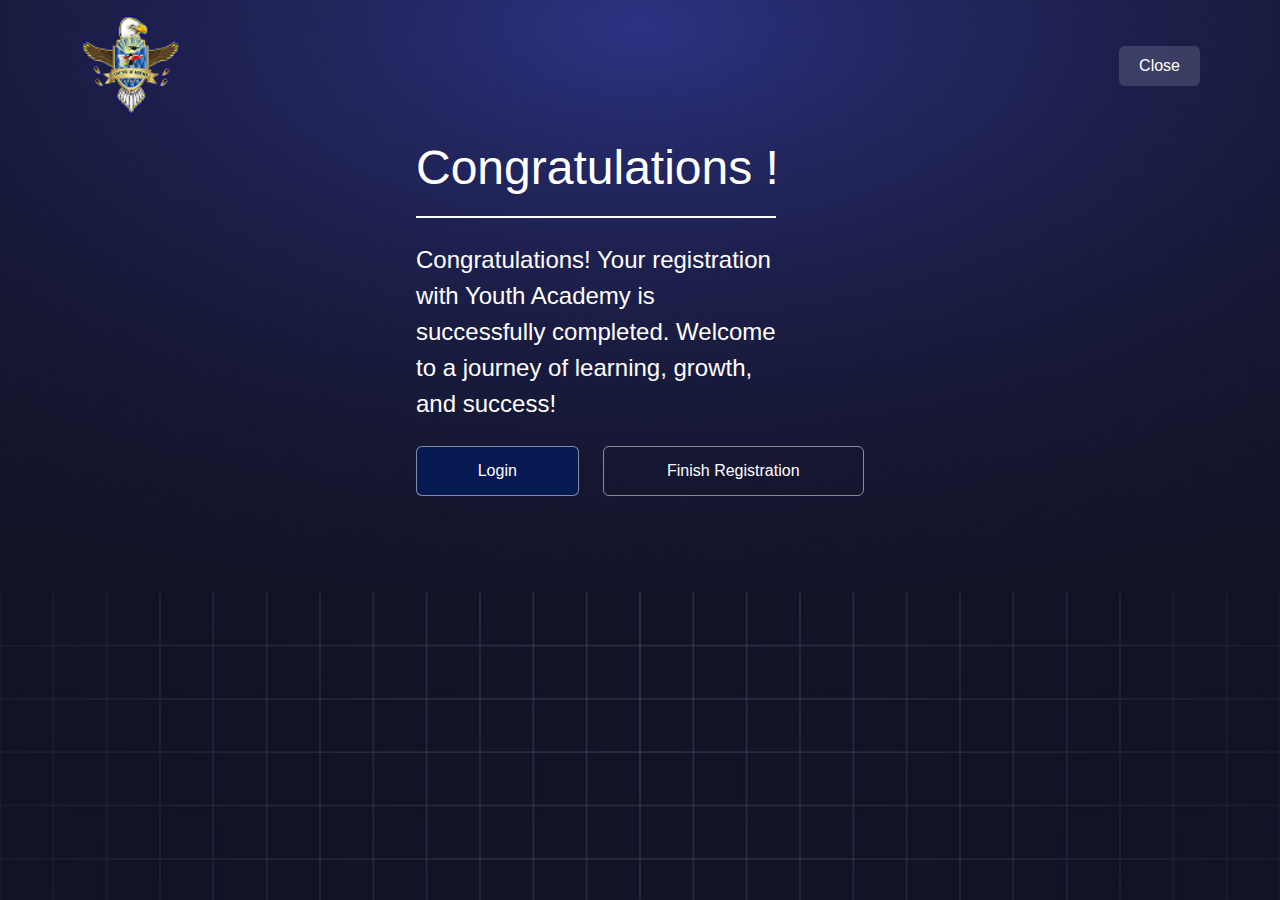
<file: src/register5.html>
<!DOCTYPE html>
<html lang="en">

<head>
    <meta charset="UTF-8">
    <meta name="viewport" content="width=device-width, initial-scale=1.0">
    <link href="./output.css" rel="stylesheet">
    <title>Registration</title>
</head>

<body>
    <div class="relative min-h-screen w-full">
        <!-- Background Image -->
        <img class="absolute inset-0 w-full h-full object-cover" src="../public/assets/bg-image.JPG" alt="Background" />

        <!-- Content -->
        <div class="my-container relative z-10">
            <header class="flex justify-between items-center p-4">
                <img class="h-[100px] w-[100px]" src="../public/assets/logo.png" alt="Logo" />
                <button class="px-5 py-2 bg-[#F5F2FC26] text-white rounded-md">
                    Close
                </button>
            </header>

            <!-- Center Content -->
            <div class="max-w-md mx-auto">
                <!-- Title -->
                <h1 class="text-[48px] font-[400] text-white">Congratulations !</h1>
                <div class="h-[2px] w-[360px] bg-[#FFFFFF] mt-3 "></div>

                <!-- Subtitle -->
                <h2 class="text-white text-[24px] mt-6">Congratulations! Your registration <br class="hidden md:block"> with Youth Academy is <br class="hidden md:block"> successfully completed. Welcome <br class="hidden md:block"> to a journey of learning, growth, <br class="hidden md:block"> and success!</h2>


                <!-- Button -->
                 <div class="flex justify-left gap-6">  
                     <button
                     class="w-48 py-3 mt-6 rounded-md border border-[#FFFFFF80] text-white font-[500] bg-[#071952] ">
                     Login
                    </button>
                    <button
                    class="w-[309px] py-3 mt-6 rounded-md border border-[#FFFFFF80] text-white font-[500] ">
                    Finish Registration
                </button>
            </div>
            </div>
        </div>


    </div>


</body>

</html>
</file>
<file: src/output.css>
/*! tailwindcss v4.1.12 | MIT License | https://tailwindcss.com */
@layer properties;
@layer theme, base, components, utilities;
@layer theme {
  :root, :host {
    --font-sans: ui-sans-serif, system-ui, sans-serif, "Apple Color Emoji",
      "Segoe UI Emoji", "Segoe UI Symbol", "Noto Color Emoji";
    --font-mono: ui-monospace, SFMono-Regular, Menlo, Monaco, Consolas, "Liberation Mono",
      "Courier New", monospace;
    --color-indigo-500: oklch(58.5% 0.233 277.117);
    --color-indigo-600: oklch(51.1% 0.262 276.966);
    --color-gray-100: oklch(96.7% 0.003 264.542);
    --color-gray-300: oklch(87.2% 0.01 258.338);
    --color-gray-500: oklch(55.1% 0.027 264.364);
    --color-gray-600: oklch(44.6% 0.03 256.802);
    --color-gray-700: oklch(37.3% 0.034 259.733);
    --color-black: #000;
    --color-white: #fff;
    --spacing: 0.25rem;
    --container-md: 28rem;
    --container-3xl: 48rem;
    --text-xs: 0.75rem;
    --text-xs--line-height: calc(1 / 0.75);
    --text-sm: 0.875rem;
    --text-sm--line-height: calc(1.25 / 0.875);
    --text-lg: 1.125rem;
    --text-lg--line-height: calc(1.75 / 1.125);
    --text-xl: 1.25rem;
    --text-xl--line-height: calc(1.75 / 1.25);
    --text-2xl: 1.5rem;
    --text-2xl--line-height: calc(2 / 1.5);
    --font-weight-medium: 500;
    --font-weight-semibold: 600;
    --font-weight-bold: 700;
    --leading-tight: 1.25;
    --leading-relaxed: 1.625;
    --radius-md: 0.375rem;
    --radius-lg: 0.5rem;
    --radius-xl: 0.75rem;
    --radius-2xl: 1rem;
    --ease-out: cubic-bezier(0, 0, 0.2, 1);
    --default-transition-duration: 150ms;
    --default-transition-timing-function: cubic-bezier(0.4, 0, 0.2, 1);
    --default-font-family: var(--font-sans);
    --default-mono-font-family: var(--font-mono);
  }
}
@layer base {
  *, ::after, ::before, ::backdrop, ::file-selector-button {
    box-sizing: border-box;
    margin: 0;
    padding: 0;
    border: 0 solid;
  }
  html, :host {
    line-height: 1.5;
    -webkit-text-size-adjust: 100%;
    tab-size: 4;
    font-family: var(--default-font-family, ui-sans-serif, system-ui, sans-serif, "Apple Color Emoji", "Segoe UI Emoji", "Segoe UI Symbol", "Noto Color Emoji");
    font-feature-settings: var(--default-font-feature-settings, normal);
    font-variation-settings: var(--default-font-variation-settings, normal);
    -webkit-tap-highlight-color: transparent;
  }
  hr {
    height: 0;
    color: inherit;
    border-top-width: 1px;
  }
  abbr:where([title]) {
    -webkit-text-decoration: underline dotted;
    text-decoration: underline dotted;
  }
  h1, h2, h3, h4, h5, h6 {
    font-size: inherit;
    font-weight: inherit;
  }
  a {
    color: inherit;
    -webkit-text-decoration: inherit;
    text-decoration: inherit;
  }
  b, strong {
    font-weight: bolder;
  }
  code, kbd, samp, pre {
    font-family: var(--default-mono-font-family, ui-monospace, SFMono-Regular, Menlo, Monaco, Consolas, "Liberation Mono", "Courier New", monospace);
    font-feature-settings: var(--default-mono-font-feature-settings, normal);
    font-variation-settings: var(--default-mono-font-variation-settings, normal);
    font-size: 1em;
  }
  small {
    font-size: 80%;
  }
  sub, sup {
    font-size: 75%;
    line-height: 0;
    position: relative;
    vertical-align: baseline;
  }
  sub {
    bottom: -0.25em;
  }
  sup {
    top: -0.5em;
  }
  table {
    text-indent: 0;
    border-color: inherit;
    border-collapse: collapse;
  }
  :-moz-focusring {
    outline: auto;
  }
  progress {
    vertical-align: baseline;
  }
  summary {
    display: list-item;
  }
  ol, ul, menu {
    list-style: none;
  }
  img, svg, video, canvas, audio, iframe, embed, object {
    display: block;
    vertical-align: middle;
  }
  img, video {
    max-width: 100%;
    height: auto;
  }
  button, input, select, optgroup, textarea, ::file-selector-button {
    font: inherit;
    font-feature-settings: inherit;
    font-variation-settings: inherit;
    letter-spacing: inherit;
    color: inherit;
    border-radius: 0;
    background-color: transparent;
    opacity: 1;
  }
  :where(select:is([multiple], [size])) optgroup {
    font-weight: bolder;
  }
  :where(select:is([multiple], [size])) optgroup option {
    padding-inline-start: 20px;
  }
  ::file-selector-button {
    margin-inline-end: 4px;
  }
  ::placeholder {
    opacity: 1;
  }
  @supports (not (-webkit-appearance: -apple-pay-button))  or (contain-intrinsic-size: 1px) {
    ::placeholder {
      color: currentcolor;
      @supports (color: color-mix(in lab, red, red)) {
        color: color-mix(in oklab, currentcolor 50%, transparent);
      }
    }
  }
  textarea {
    resize: vertical;
  }
  ::-webkit-search-decoration {
    -webkit-appearance: none;
  }
  ::-webkit-date-and-time-value {
    min-height: 1lh;
    text-align: inherit;
  }
  ::-webkit-datetime-edit {
    display: inline-flex;
  }
  ::-webkit-datetime-edit-fields-wrapper {
    padding: 0;
  }
  ::-webkit-datetime-edit, ::-webkit-datetime-edit-year-field, ::-webkit-datetime-edit-month-field, ::-webkit-datetime-edit-day-field, ::-webkit-datetime-edit-hour-field, ::-webkit-datetime-edit-minute-field, ::-webkit-datetime-edit-second-field, ::-webkit-datetime-edit-millisecond-field, ::-webkit-datetime-edit-meridiem-field {
    padding-block: 0;
  }
  ::-webkit-calendar-picker-indicator {
    line-height: 1;
  }
  :-moz-ui-invalid {
    box-shadow: none;
  }
  button, input:where([type="button"], [type="reset"], [type="submit"]), ::file-selector-button {
    appearance: button;
  }
  ::-webkit-inner-spin-button, ::-webkit-outer-spin-button {
    height: auto;
  }
  [hidden]:where(:not([hidden="until-found"])) {
    display: none !important;
  }
}
@layer utilities {
  .pointer-events-none {
    pointer-events: none;
  }
  .absolute {
    position: absolute;
  }
  .relative {
    position: relative;
  }
  .inset-0 {
    inset: calc(var(--spacing) * 0);
  }
  .top-0 {
    top: calc(var(--spacing) * 0);
  }
  .top-1 {
    top: calc(var(--spacing) * 1);
  }
  .top-1\/2 {
    top: calc(1/2 * 100%);
  }
  .top-\[100px\] {
    top: 100px;
  }
  .top-\[120px\] {
    top: 120px;
  }
  .top-\[150px\] {
    top: 150px;
  }
  .top-\[200px\] {
    top: 200px;
  }
  .-right-10 {
    right: calc(var(--spacing) * -10);
  }
  .right-0 {
    right: calc(var(--spacing) * 0);
  }
  .right-\[20px\] {
    right: 20px;
  }
  .right-\[40px\] {
    right: 40px;
  }
  .right-\[140px\] {
    right: 140px;
  }
  .-bottom-10 {
    bottom: calc(var(--spacing) * -10);
  }
  .bottom-\[-55px\] {
    bottom: -55px;
  }
  .bottom-\[-70px\] {
    bottom: -70px;
  }
  .bottom-\[-100px\] {
    bottom: -100px;
  }
  .left-0 {
    left: calc(var(--spacing) * 0);
  }
  .left-1 {
    left: calc(var(--spacing) * 1);
  }
  .left-1\/2 {
    left: calc(1/2 * 100%);
  }
  .left-\[65px\] {
    left: 65px;
  }
  .z-0 {
    z-index: 0;
  }
  .z-10 {
    z-index: 10;
  }
  .col-span-4 {
    grid-column: span 4 / span 4;
  }
  .col-span-5 {
    grid-column: span 5 / span 5;
  }
  .col-span-8 {
    grid-column: span 8 / span 8;
  }
  .m-auto {
    margin: auto;
  }
  .mx-8 {
    margin-inline: calc(var(--spacing) * 8);
  }
  .mx-auto {
    margin-inline: auto;
  }
  .my-8 {
    margin-block: calc(var(--spacing) * 8);
  }
  .my-12 {
    margin-block: calc(var(--spacing) * 12);
  }
  .-mt-32 {
    margin-top: calc(var(--spacing) * -32);
  }
  .mt-1 {
    margin-top: calc(var(--spacing) * 1);
  }
  .mt-2 {
    margin-top: calc(var(--spacing) * 2);
  }
  .mt-3 {
    margin-top: calc(var(--spacing) * 3);
  }
  .mt-4 {
    margin-top: calc(var(--spacing) * 4);
  }
  .mt-5 {
    margin-top: calc(var(--spacing) * 5);
  }
  .mt-6 {
    margin-top: calc(var(--spacing) * 6);
  }
  .mt-7 {
    margin-top: calc(var(--spacing) * 7);
  }
  .mt-8 {
    margin-top: calc(var(--spacing) * 8);
  }
  .mt-10 {
    margin-top: calc(var(--spacing) * 10);
  }
  .mt-40 {
    margin-top: calc(var(--spacing) * 40);
  }
  .mt-50 {
    margin-top: calc(var(--spacing) * 50);
  }
  .mr-2 {
    margin-right: calc(var(--spacing) * 2);
  }
  .mb-4 {
    margin-bottom: calc(var(--spacing) * 4);
  }
  .mb-6 {
    margin-bottom: calc(var(--spacing) * 6);
  }
  .ml-1 {
    margin-left: calc(var(--spacing) * 1);
  }
  .ml-2 {
    margin-left: calc(var(--spacing) * 2);
  }
  .ml-30 {
    margin-left: calc(var(--spacing) * 30);
  }
  .block {
    display: block;
  }
  .flex {
    display: flex;
  }
  .grid {
    display: grid;
  }
  .hidden {
    display: none;
  }
  .inline-flex {
    display: inline-flex;
  }
  .table {
    display: table;
  }
  .h-5 {
    height: calc(var(--spacing) * 5);
  }
  .h-6 {
    height: calc(var(--spacing) * 6);
  }
  .h-10 {
    height: calc(var(--spacing) * 10);
  }
  .h-12 {
    height: calc(var(--spacing) * 12);
  }
  .h-\[2px\] {
    height: 2px;
  }
  .h-\[24px\] {
    height: 24px;
  }
  .h-\[48px\] {
    height: 48px;
  }
  .h-\[50px\] {
    height: 50px;
  }
  .h-\[80px\] {
    height: 80px;
  }
  .h-\[100px\] {
    height: 100px;
  }
  .h-\[120px\] {
    height: 120px;
  }
  .h-\[200px\] {
    height: 200px;
  }
  .h-\[220px\] {
    height: 220px;
  }
  .h-\[231px\] {
    height: 231px;
  }
  .h-\[280px\] {
    height: 280px;
  }
  .h-\[300px\] {
    height: 300px;
  }
  .h-\[500px\] {
    height: 500px;
  }
  .h-\[508\] {
    height: 508;
  }
  .h-\[508px\] {
    height: 508px;
  }
  .h-\[517px\] {
    height: 517px;
  }
  .h-\[600px\] {
    height: 600px;
  }
  .h-\[640px\] {
    height: 640px;
  }
  .h-\[646px\] {
    height: 646px;
  }
  .h-\[667px\] {
    height: 667px;
  }
  .h-\[690px\] {
    height: 690px;
  }
  .h-\[700px\] {
    height: 700px;
  }
  .h-\[723px\] {
    height: 723px;
  }
  .h-\[730px\] {
    height: 730px;
  }
  .h-\[740px\] {
    height: 740px;
  }
  .h-\[2000px\] {
    height: 2000px;
  }
  .h-auto {
    height: auto;
  }
  .h-full {
    height: 100%;
  }
  .h-screen {
    height: 100vh;
  }
  .min-h-screen {
    min-height: 100vh;
  }
  .w-5 {
    width: calc(var(--spacing) * 5);
  }
  .w-6 {
    width: calc(var(--spacing) * 6);
  }
  .w-10 {
    width: calc(var(--spacing) * 10);
  }
  .w-12 {
    width: calc(var(--spacing) * 12);
  }
  .w-48 {
    width: calc(var(--spacing) * 48);
  }
  .w-58 {
    width: calc(var(--spacing) * 58);
  }
  .w-80 {
    width: calc(var(--spacing) * 80);
  }
  .w-\[24px\] {
    width: 24px;
  }
  .w-\[100px\] {
    width: 100px;
  }
  .w-\[120px\] {
    width: 120px;
  }
  .w-\[180px\] {
    width: 180px;
  }
  .w-\[200px\] {
    width: 200px;
  }
  .w-\[250px\] {
    width: 250px;
  }
  .w-\[300px\] {
    width: 300px;
  }
  .w-\[309px\] {
    width: 309px;
  }
  .w-\[338px\] {
    width: 338px;
  }
  .w-\[350px\] {
    width: 350px;
  }
  .w-\[360px\] {
    width: 360px;
  }
  .w-\[1160px\] {
    width: 1160px;
  }
  .w-\[1196px\] {
    width: 1196px;
  }
  .w-full {
    width: 100%;
  }
  .max-w-3xl {
    max-width: var(--container-3xl);
  }
  .max-w-\[1196px\] {
    max-width: 1196px;
  }
  .max-w-md {
    max-width: var(--container-md);
  }
  .min-w-full {
    min-width: 100%;
  }
  .flex-1 {
    flex: 1;
  }
  .flex-shrink {
    flex-shrink: 1;
  }
  .flex-shrink-0 {
    flex-shrink: 0;
  }
  .border-collapse {
    border-collapse: collapse;
  }
  .-translate-x-1 {
    --tw-translate-x: calc(var(--spacing) * -1);
    translate: var(--tw-translate-x) var(--tw-translate-y);
  }
  .-translate-x-1\/2 {
    --tw-translate-x: calc(calc(1/2 * 100%) * -1);
    translate: var(--tw-translate-x) var(--tw-translate-y);
  }
  .-translate-y-1 {
    --tw-translate-y: calc(var(--spacing) * -1);
    translate: var(--tw-translate-x) var(--tw-translate-y);
  }
  .-translate-y-1\/2 {
    --tw-translate-y: calc(calc(1/2 * 100%) * -1);
    translate: var(--tw-translate-x) var(--tw-translate-y);
  }
  .transform {
    transform: var(--tw-rotate-x,) var(--tw-rotate-y,) var(--tw-rotate-z,) var(--tw-skew-x,) var(--tw-skew-y,);
  }
  .resize {
    resize: both;
  }
  .resize-none {
    resize: none;
  }
  .grid-cols-1 {
    grid-template-columns: repeat(1, minmax(0, 1fr));
  }
  .grid-cols-2 {
    grid-template-columns: repeat(2, minmax(0, 1fr));
  }
  .grid-cols-12 {
    grid-template-columns: repeat(12, minmax(0, 1fr));
  }
  .flex-col {
    flex-direction: column;
  }
  .flex-wrap {
    flex-wrap: wrap;
  }
  .items-center {
    align-items: center;
  }
  .items-end {
    align-items: flex-end;
  }
  .justify-between {
    justify-content: space-between;
  }
  .justify-center {
    justify-content: center;
  }
  .justify-end {
    justify-content: flex-end;
  }
  .justify-items-center {
    justify-items: center;
  }
  .gap-2 {
    gap: calc(var(--spacing) * 2);
  }
  .gap-4 {
    gap: calc(var(--spacing) * 4);
  }
  .gap-6 {
    gap: calc(var(--spacing) * 6);
  }
  .gap-8 {
    gap: calc(var(--spacing) * 8);
  }
  .space-y-8 {
    :where(& > :not(:last-child)) {
      --tw-space-y-reverse: 0;
      margin-block-start: calc(calc(var(--spacing) * 8) * var(--tw-space-y-reverse));
      margin-block-end: calc(calc(var(--spacing) * 8) * calc(1 - var(--tw-space-y-reverse)));
    }
  }
  .gap-x-6 {
    column-gap: calc(var(--spacing) * 6);
  }
  .gap-x-8 {
    column-gap: calc(var(--spacing) * 8);
  }
  .gap-x-10 {
    column-gap: calc(var(--spacing) * 10);
  }
  .space-x-2 {
    :where(& > :not(:last-child)) {
      --tw-space-x-reverse: 0;
      margin-inline-start: calc(calc(var(--spacing) * 2) * var(--tw-space-x-reverse));
      margin-inline-end: calc(calc(var(--spacing) * 2) * calc(1 - var(--tw-space-x-reverse)));
    }
  }
  .space-x-4 {
    :where(& > :not(:last-child)) {
      --tw-space-x-reverse: 0;
      margin-inline-start: calc(calc(var(--spacing) * 4) * var(--tw-space-x-reverse));
      margin-inline-end: calc(calc(var(--spacing) * 4) * calc(1 - var(--tw-space-x-reverse)));
    }
  }
  .space-x-8 {
    :where(& > :not(:last-child)) {
      --tw-space-x-reverse: 0;
      margin-inline-start: calc(calc(var(--spacing) * 8) * var(--tw-space-x-reverse));
      margin-inline-end: calc(calc(var(--spacing) * 8) * calc(1 - var(--tw-space-x-reverse)));
    }
  }
  .gap-y-2 {
    row-gap: calc(var(--spacing) * 2);
  }
  .gap-y-6 {
    row-gap: calc(var(--spacing) * 6);
  }
  .overflow-hidden {
    overflow: hidden;
  }
  .rounded-2xl {
    border-radius: var(--radius-2xl);
  }
  .rounded-\[40px\] {
    border-radius: 40px;
  }
  .rounded-full {
    border-radius: calc(infinity * 1px);
  }
  .rounded-lg {
    border-radius: var(--radius-lg);
  }
  .rounded-md {
    border-radius: var(--radius-md);
  }
  .rounded-xl {
    border-radius: var(--radius-xl);
  }
  .border {
    border-style: var(--tw-border-style);
    border-width: 1px;
  }
  .border-2 {
    border-style: var(--tw-border-style);
    border-width: 2px;
  }
  .border-b {
    border-bottom-style: var(--tw-border-style);
    border-bottom-width: 1px;
  }
  .border-\[\#FFFFFF80\] {
    border-color: #FFFFFF80;
  }
  .border-black {
    border-color: var(--color-black);
  }
  .border-gray-300 {
    border-color: var(--color-gray-300);
  }
  .bg-\[\#0F1A3D\] {
    background-color: #0F1A3D;
  }
  .bg-\[\#0d1a49\] {
    background-color: #0d1a49;
  }
  .bg-\[\#071952\] {
    background-color: #071952;
  }
  .bg-\[\#D4D4D41A\] {
    background-color: #D4D4D41A;
  }
  .bg-\[\#D9D9D91A\] {
    background-color: #D9D9D91A;
  }
  .bg-\[\#F5F2FC26\] {
    background-color: #F5F2FC26;
  }
  .bg-\[\#FFFFFF\] {
    background-color: #FFFFFF;
  }
  .bg-transparent {
    background-color: transparent;
  }
  .bg-white {
    background-color: var(--color-white);
  }
  .bg-white\/10 {
    background-color: color-mix(in srgb, #fff 10%, transparent);
    @supports (color: color-mix(in lab, red, red)) {
      background-color: color-mix(in oklab, var(--color-white) 10%, transparent);
    }
  }
  .bg-gradient-to-b {
    --tw-gradient-position: to bottom in oklab;
    background-image: linear-gradient(var(--tw-gradient-stops));
  }
  .from-\[\#071952\] {
    --tw-gradient-from: #071952;
    --tw-gradient-stops: var(--tw-gradient-via-stops, var(--tw-gradient-position), var(--tw-gradient-from) var(--tw-gradient-from-position), var(--tw-gradient-to) var(--tw-gradient-to-position));
  }
  .to-\[\#555B71\] {
    --tw-gradient-to: #555B71;
    --tw-gradient-stops: var(--tw-gradient-via-stops, var(--tw-gradient-position), var(--tw-gradient-from) var(--tw-gradient-from-position), var(--tw-gradient-to) var(--tw-gradient-to-position));
  }
  .to-\[\#666B78\] {
    --tw-gradient-to: #666B78;
    --tw-gradient-stops: var(--tw-gradient-via-stops, var(--tw-gradient-position), var(--tw-gradient-from) var(--tw-gradient-from-position), var(--tw-gradient-to) var(--tw-gradient-to-position));
  }
  .to-\[\#596078\] {
    --tw-gradient-to: #596078;
    --tw-gradient-stops: var(--tw-gradient-via-stops, var(--tw-gradient-position), var(--tw-gradient-from) var(--tw-gradient-from-position), var(--tw-gradient-to) var(--tw-gradient-to-position));
  }
  .object-contain {
    object-fit: contain;
  }
  .object-cover {
    object-fit: cover;
  }
  .p-2 {
    padding: calc(var(--spacing) * 2);
  }
  .p-4 {
    padding: calc(var(--spacing) * 4);
  }
  .p-6 {
    padding: calc(var(--spacing) * 6);
  }
  .p-8 {
    padding: calc(var(--spacing) * 8);
  }
  .p-10 {
    padding: calc(var(--spacing) * 10);
  }
  .p-12 {
    padding: calc(var(--spacing) * 12);
  }
  .p-20 {
    padding: calc(var(--spacing) * 20);
  }
  .p-24 {
    padding: calc(var(--spacing) * 24);
  }
  .p-28 {
    padding: calc(var(--spacing) * 28);
  }
  .p-30 {
    padding: calc(var(--spacing) * 30);
  }
  .p-40 {
    padding: calc(var(--spacing) * 40);
  }
  .px-4 {
    padding-inline: calc(var(--spacing) * 4);
  }
  .px-5 {
    padding-inline: calc(var(--spacing) * 5);
  }
  .px-6 {
    padding-inline: calc(var(--spacing) * 6);
  }
  .px-8 {
    padding-inline: calc(var(--spacing) * 8);
  }
  .py-2 {
    padding-block: calc(var(--spacing) * 2);
  }
  .py-3 {
    padding-block: calc(var(--spacing) * 3);
  }
  .py-6 {
    padding-block: calc(var(--spacing) * 6);
  }
  .pt-4 {
    padding-top: calc(var(--spacing) * 4);
  }
  .pb-2 {
    padding-bottom: calc(var(--spacing) * 2);
  }
  .pl-12 {
    padding-left: calc(var(--spacing) * 12);
  }
  .pl-30 {
    padding-left: calc(var(--spacing) * 30);
  }
  .pl-40 {
    padding-left: calc(var(--spacing) * 40);
  }
  .pl-50 {
    padding-left: calc(var(--spacing) * 50);
  }
  .text-center {
    text-align: center;
  }
  .font-\[Urbanist\] {
    font-family: Urbanist;
  }
  .text-2xl {
    font-size: var(--text-2xl);
    line-height: var(--tw-leading, var(--text-2xl--line-height));
  }
  .text-lg {
    font-size: var(--text-lg);
    line-height: var(--tw-leading, var(--text-lg--line-height));
  }
  .text-sm {
    font-size: var(--text-sm);
    line-height: var(--tw-leading, var(--text-sm--line-height));
  }
  .text-xl {
    font-size: var(--text-xl);
    line-height: var(--tw-leading, var(--text-xl--line-height));
  }
  .text-xs {
    font-size: var(--text-xs);
    line-height: var(--tw-leading, var(--text-xs--line-height));
  }
  .text-\[12px\] {
    font-size: 12px;
  }
  .text-\[14px\] {
    font-size: 14px;
  }
  .text-\[16px\] {
    font-size: 16px;
  }
  .text-\[18px\] {
    font-size: 18px;
  }
  .text-\[20px\] {
    font-size: 20px;
  }
  .text-\[22px\] {
    font-size: 22px;
  }
  .text-\[24px\] {
    font-size: 24px;
  }
  .text-\[25px\] {
    font-size: 25px;
  }
  .text-\[26px\] {
    font-size: 26px;
  }
  .text-\[28px\] {
    font-size: 28px;
  }
  .text-\[32px\] {
    font-size: 32px;
  }
  .text-\[40px\] {
    font-size: 40px;
  }
  .text-\[48px\] {
    font-size: 48px;
  }
  .text-\[64px\] {
    font-size: 64px;
  }
  .leading-relaxed {
    --tw-leading: var(--leading-relaxed);
    line-height: var(--leading-relaxed);
  }
  .leading-tight {
    --tw-leading: var(--leading-tight);
    line-height: var(--leading-tight);
  }
  .font-\[400\] {
    --tw-font-weight: 400;
    font-weight: 400;
  }
  .font-\[500\] {
    --tw-font-weight: 500;
    font-weight: 500;
  }
  .font-\[600\] {
    --tw-font-weight: 600;
    font-weight: 600;
  }
  .font-\[700\] {
    --tw-font-weight: 700;
    font-weight: 700;
  }
  .font-\[700px\] {
    --tw-font-weight: 700px;
    font-weight: 700px;
  }
  .font-\[800\] {
    --tw-font-weight: 800;
    font-weight: 800;
  }
  .font-bold {
    --tw-font-weight: var(--font-weight-bold);
    font-weight: var(--font-weight-bold);
  }
  .font-medium {
    --tw-font-weight: var(--font-weight-medium);
    font-weight: var(--font-weight-medium);
  }
  .font-semibold {
    --tw-font-weight: var(--font-weight-semibold);
    font-weight: var(--font-weight-semibold);
  }
  .text-\[\#0d1a49\] {
    color: #0d1a49;
  }
  .text-\[\#071952\] {
    color: #071952;
  }
  .text-\[\#C9C9C9\] {
    color: #C9C9C9;
  }
  .text-\[\#FFFFFFB2\] {
    color: #FFFFFFB2;
  }
  .text-\[12p-x\] {
    color: 12p-x;
  }
  .text-\[40opx\] {
    color: 40opx;
  }
  .text-black {
    color: var(--color-black);
  }
  .text-gray-300 {
    color: var(--color-gray-300);
  }
  .text-gray-500 {
    color: var(--color-gray-500);
  }
  .text-gray-600 {
    color: var(--color-gray-600);
  }
  .text-gray-700 {
    color: var(--color-gray-700);
  }
  .text-indigo-600 {
    color: var(--color-indigo-600);
  }
  .text-white {
    color: var(--color-white);
  }
  .underline {
    text-decoration-line: underline;
  }
  .opacity-10 {
    opacity: 10%;
  }
  .opacity-80 {
    opacity: 80%;
  }
  .opacity-90 {
    opacity: 90%;
  }
  .shadow-lg {
    --tw-shadow: 0 10px 15px -3px var(--tw-shadow-color, rgb(0 0 0 / 0.1)), 0 4px 6px -4px var(--tw-shadow-color, rgb(0 0 0 / 0.1));
    box-shadow: var(--tw-inset-shadow), var(--tw-inset-ring-shadow), var(--tw-ring-offset-shadow), var(--tw-ring-shadow), var(--tw-shadow);
  }
  .shadow-md {
    --tw-shadow: 0 4px 6px -1px var(--tw-shadow-color, rgb(0 0 0 / 0.1)), 0 2px 4px -2px var(--tw-shadow-color, rgb(0 0 0 / 0.1));
    box-shadow: var(--tw-inset-shadow), var(--tw-inset-ring-shadow), var(--tw-ring-offset-shadow), var(--tw-ring-shadow), var(--tw-shadow);
  }
  .outline {
    outline-style: var(--tw-outline-style);
    outline-width: 1px;
  }
  .transition {
    transition-property: color, background-color, border-color, outline-color, text-decoration-color, fill, stroke, --tw-gradient-from, --tw-gradient-via, --tw-gradient-to, opacity, box-shadow, transform, translate, scale, rotate, filter, -webkit-backdrop-filter, backdrop-filter, display, visibility, content-visibility, overlay, pointer-events;
    transition-timing-function: var(--tw-ease, var(--default-transition-timing-function));
    transition-duration: var(--tw-duration, var(--default-transition-duration));
  }
  .transition-transform {
    transition-property: transform, translate, scale, rotate;
    transition-timing-function: var(--tw-ease, var(--default-transition-timing-function));
    transition-duration: var(--tw-duration, var(--default-transition-duration));
  }
  .duration-500 {
    --tw-duration: 500ms;
    transition-duration: 500ms;
  }
  .ease-out {
    --tw-ease: var(--ease-out);
    transition-timing-function: var(--ease-out);
  }
  .hover\:bg-\[\#0F1A3D\]\/90 {
    &:hover {
      @media (hover: hover) {
        background-color: color-mix(in oklab, #0F1A3D 90%, transparent);
      }
    }
  }
  .hover\:bg-\[\#0d1a49\]\/90 {
    &:hover {
      @media (hover: hover) {
        background-color: color-mix(in oklab, #0d1a49 90%, transparent);
      }
    }
  }
  .hover\:bg-gray-100 {
    &:hover {
      @media (hover: hover) {
        background-color: var(--color-gray-100);
      }
    }
  }
  .hover\:bg-white\/20 {
    &:hover {
      @media (hover: hover) {
        background-color: color-mix(in srgb, #fff 20%, transparent);
        @supports (color: color-mix(in lab, red, red)) {
          background-color: color-mix(in oklab, var(--color-white) 20%, transparent);
        }
      }
    }
  }
  .hover\:text-gray-300 {
    &:hover {
      @media (hover: hover) {
        color: var(--color-gray-300);
      }
    }
  }
  .hover\:shadow-xl {
    &:hover {
      @media (hover: hover) {
        --tw-shadow: 0 20px 25px -5px var(--tw-shadow-color, rgb(0 0 0 / 0.1)), 0 8px 10px -6px var(--tw-shadow-color, rgb(0 0 0 / 0.1));
        box-shadow: var(--tw-inset-shadow), var(--tw-inset-ring-shadow), var(--tw-ring-offset-shadow), var(--tw-ring-shadow), var(--tw-shadow);
      }
    }
  }
  .focus\:border-indigo-500 {
    &:focus {
      border-color: var(--color-indigo-500);
    }
  }
  .focus\:outline-none {
    &:focus {
      --tw-outline-style: none;
      outline-style: none;
    }
  }
  .sm\:grid-cols-2 {
    @media (width >= 40rem) {
      grid-template-columns: repeat(2, minmax(0, 1fr));
    }
  }
  .md\:block {
    @media (width >= 48rem) {
      display: block;
    }
  }
  .md\:flex {
    @media (width >= 48rem) {
      display: flex;
    }
  }
  .md\:h-\[280px\] {
    @media (width >= 48rem) {
      height: 280px;
    }
  }
  .md\:h-\[521px\] {
    @media (width >= 48rem) {
      height: 521px;
    }
  }
  .md\:w-\[509px\] {
    @media (width >= 48rem) {
      width: 509px;
    }
  }
  .md\:grid-cols-2 {
    @media (width >= 48rem) {
      grid-template-columns: repeat(2, minmax(0, 1fr));
    }
  }
  .md\:grid-cols-3 {
    @media (width >= 48rem) {
      grid-template-columns: repeat(3, minmax(0, 1fr));
    }
  }
  .md\:justify-end {
    @media (width >= 48rem) {
      justify-content: flex-end;
    }
  }
  .md\:px-16 {
    @media (width >= 48rem) {
      padding-inline: calc(var(--spacing) * 16);
    }
  }
  .md\:text-xl {
    @media (width >= 48rem) {
      font-size: var(--text-xl);
      line-height: var(--tw-leading, var(--text-xl--line-height));
    }
  }
  .md\:text-\[16px\] {
    @media (width >= 48rem) {
      font-size: 16px;
    }
  }
  .md\:text-\[20px\] {
    @media (width >= 48rem) {
      font-size: 20px;
    }
  }
  .md\:text-\[24px\] {
    @media (width >= 48rem) {
      font-size: 24px;
    }
  }
  .md\:text-\[28px\] {
    @media (width >= 48rem) {
      font-size: 28px;
    }
  }
  .lg\:grid-cols-4 {
    @media (width >= 64rem) {
      grid-template-columns: repeat(4, minmax(0, 1fr));
    }
  }
}
@import url('https://fonts.googleapis.com/css2?family=Poppins:ital,wght@0,100;0,200;0,300;0,400;0,500;0,600;0,700;0,800;0,900;1,100;1,200;1,300;1,400;1,500;1,600;1,700;1,800;1,900&family=Quicksand:wght@300..700&family=Urbanist:ital,wght@0,100..900;1,100..900&display=swap');
body * {
  font-family: 'Poppins', sans-serif;
}
@layer utilities {
  .my-container {
    margin-inline: auto;
    width: 90%;
  }
}
.nav-item {
  position: relative;
  list-style: none;
}
.nav-link {
  display: flex;
  align-items: center;
  gap: 4px;
  text-decoration: none;
  color: inherit;
}
.tooltip {
  position: absolute;
  top: 150%;
  right: -23px;
  transform: translateY(10px);
  background: #F6FDFF;
  border-radius: 5px;
  padding: 4px 0;
  width: 220px;
  min-width: 10px;
  opacity: 0;
  visibility: hidden;
  transition: all 0.3s ease;
  z-index: 1000;
  border: 1px solid #1960A9;
}
.tooltip::before {
  content: '';
  position: absolute;
  top: -8px;
  right: 20px;
  transform: translateX(0);
  width: 0;
  height: 0;
  border-left: 8px solid transparent;
  border-right: 8px solid transparent;
  border-bottom: 8px solid #1960A9;
}
.tooltip::after {
  content: '';
  position: absolute;
  top: -7px;
  right: 20px;
  transform: translateX(0);
  width: 0;
  height: 0;
  border-left: 8px solid transparent;
  border-right: 8px solid transparent;
  border-bottom: 8px solid white;
  z-index: 1;
}
.nav-item:hover .tooltip {
  opacity: 1;
  visibility: visible;
  transform: translateY(0);
}
.tooltip-item {
  display: flex;
  align-items: center;
  gap: 12px;
  padding: 10px 16px;
  text-decoration: none;
  color: #374151;
  transition: background-color 0.2s ease;
}
.tooltip-icon {
  width: 32px;
  height: 32px;
  border-radius: 50%;
  display: flex;
  align-items: center;
  justify-content: center;
  font-size: 16px;
  flex-shrink: 0;
  background-color: #f1f5f9;
}
.tooltip-text {
  font-size: 14px;
  white-space: nowrap;
}
.fa-chevron-down {
  transition: transform 0.3s ease;
  font-size: 12px;
}
@property --tw-translate-x {
  syntax: "*";
  inherits: false;
  initial-value: 0;
}
@property --tw-translate-y {
  syntax: "*";
  inherits: false;
  initial-value: 0;
}
@property --tw-translate-z {
  syntax: "*";
  inherits: false;
  initial-value: 0;
}
@property --tw-rotate-x {
  syntax: "*";
  inherits: false;
}
@property --tw-rotate-y {
  syntax: "*";
  inherits: false;
}
@property --tw-rotate-z {
  syntax: "*";
  inherits: false;
}
@property --tw-skew-x {
  syntax: "*";
  inherits: false;
}
@property --tw-skew-y {
  syntax: "*";
  inherits: false;
}
@property --tw-space-y-reverse {
  syntax: "*";
  inherits: false;
  initial-value: 0;
}
@property --tw-space-x-reverse {
  syntax: "*";
  inherits: false;
  initial-value: 0;
}
@property --tw-border-style {
  syntax: "*";
  inherits: false;
  initial-value: solid;
}
@property --tw-gradient-position {
  syntax: "*";
  inherits: false;
}
@property --tw-gradient-from {
  syntax: "<color>";
  inherits: false;
  initial-value: #0000;
}
@property --tw-gradient-via {
  syntax: "<color>";
  inherits: false;
  initial-value: #0000;
}
@property --tw-gradient-to {
  syntax: "<color>";
  inherits: false;
  initial-value: #0000;
}
@property --tw-gradient-stops {
  syntax: "*";
  inherits: false;
}
@property --tw-gradient-via-stops {
  syntax: "*";
  inherits: false;
}
@property --tw-gradient-from-position {
  syntax: "<length-percentage>";
  inherits: false;
  initial-value: 0%;
}
@property --tw-gradient-via-position {
  syntax: "<length-percentage>";
  inherits: false;
  initial-value: 50%;
}
@property --tw-gradient-to-position {
  syntax: "<length-percentage>";
  inherits: false;
  initial-value: 100%;
}
@property --tw-leading {
  syntax: "*";
  inherits: false;
}
@property --tw-font-weight {
  syntax: "*";
  inherits: false;
}
@property --tw-shadow {
  syntax: "*";
  inherits: false;
  initial-value: 0 0 #0000;
}
@property --tw-shadow-color {
  syntax: "*";
  inherits: false;
}
@property --tw-shadow-alpha {
  syntax: "<percentage>";
  inherits: false;
  initial-value: 100%;
}
@property --tw-inset-shadow {
  syntax: "*";
  inherits: false;
  initial-value: 0 0 #0000;
}
@property --tw-inset-shadow-color {
  syntax: "*";
  inherits: false;
}
@property --tw-inset-shadow-alpha {
  syntax: "<percentage>";
  inherits: false;
  initial-value: 100%;
}
@property --tw-ring-color {
  syntax: "*";
  inherits: false;
}
@property --tw-ring-shadow {
  syntax: "*";
  inherits: false;
  initial-value: 0 0 #0000;
}
@property --tw-inset-ring-color {
  syntax: "*";
  inherits: false;
}
@property --tw-inset-ring-shadow {
  syntax: "*";
  inherits: false;
  initial-value: 0 0 #0000;
}
@property --tw-ring-inset {
  syntax: "*";
  inherits: false;
}
@property --tw-ring-offset-width {
  syntax: "<length>";
  inherits: false;
  initial-value: 0px;
}
@property --tw-ring-offset-color {
  syntax: "*";
  inherits: false;
  initial-value: #fff;
}
@property --tw-ring-offset-shadow {
  syntax: "*";
  inherits: false;
  initial-value: 0 0 #0000;
}
@property --tw-outline-style {
  syntax: "*";
  inherits: false;
  initial-value: solid;
}
@property --tw-duration {
  syntax: "*";
  inherits: false;
}
@property --tw-ease {
  syntax: "*";
  inherits: false;
}
@layer properties {
  @supports ((-webkit-hyphens: none) and (not (margin-trim: inline))) or ((-moz-orient: inline) and (not (color:rgb(from red r g b)))) {
    *, ::before, ::after, ::backdrop {
      --tw-translate-x: 0;
      --tw-translate-y: 0;
      --tw-translate-z: 0;
      --tw-rotate-x: initial;
      --tw-rotate-y: initial;
      --tw-rotate-z: initial;
      --tw-skew-x: initial;
      --tw-skew-y: initial;
      --tw-space-y-reverse: 0;
      --tw-space-x-reverse: 0;
      --tw-border-style: solid;
      --tw-gradient-position: initial;
      --tw-gradient-from: #0000;
      --tw-gradient-via: #0000;
      --tw-gradient-to: #0000;
      --tw-gradient-stops: initial;
      --tw-gradient-via-stops: initial;
      --tw-gradient-from-position: 0%;
      --tw-gradient-via-position: 50%;
      --tw-gradient-to-position: 100%;
      --tw-leading: initial;
      --tw-font-weight: initial;
      --tw-shadow: 0 0 #0000;
      --tw-shadow-color: initial;
      --tw-shadow-alpha: 100%;
      --tw-inset-shadow: 0 0 #0000;
      --tw-inset-shadow-color: initial;
      --tw-inset-shadow-alpha: 100%;
      --tw-ring-color: initial;
      --tw-ring-shadow: 0 0 #0000;
      --tw-inset-ring-color: initial;
      --tw-inset-ring-shadow: 0 0 #0000;
      --tw-ring-inset: initial;
      --tw-ring-offset-width: 0px;
      --tw-ring-offset-color: #fff;
      --tw-ring-offset-shadow: 0 0 #0000;
      --tw-outline-style: solid;
      --tw-duration: initial;
      --tw-ease: initial;
    }
  }
}
</file>
